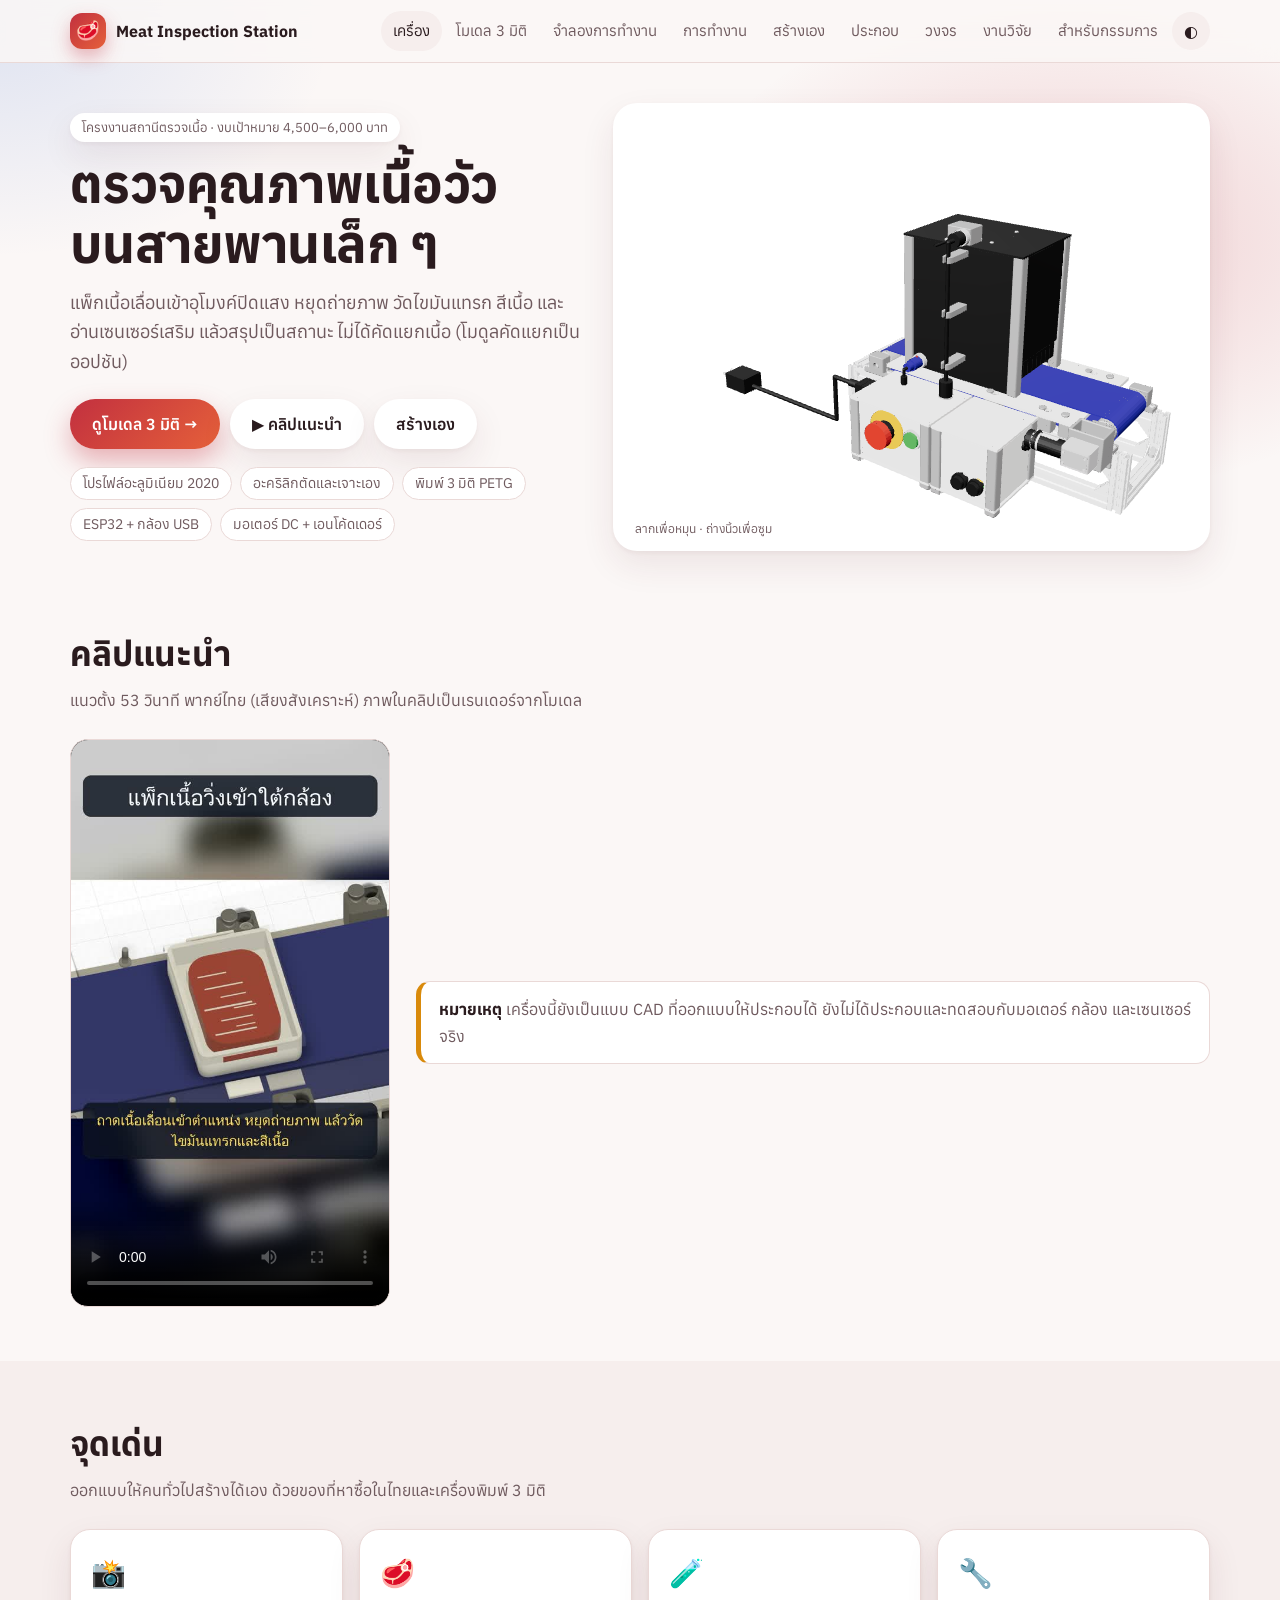
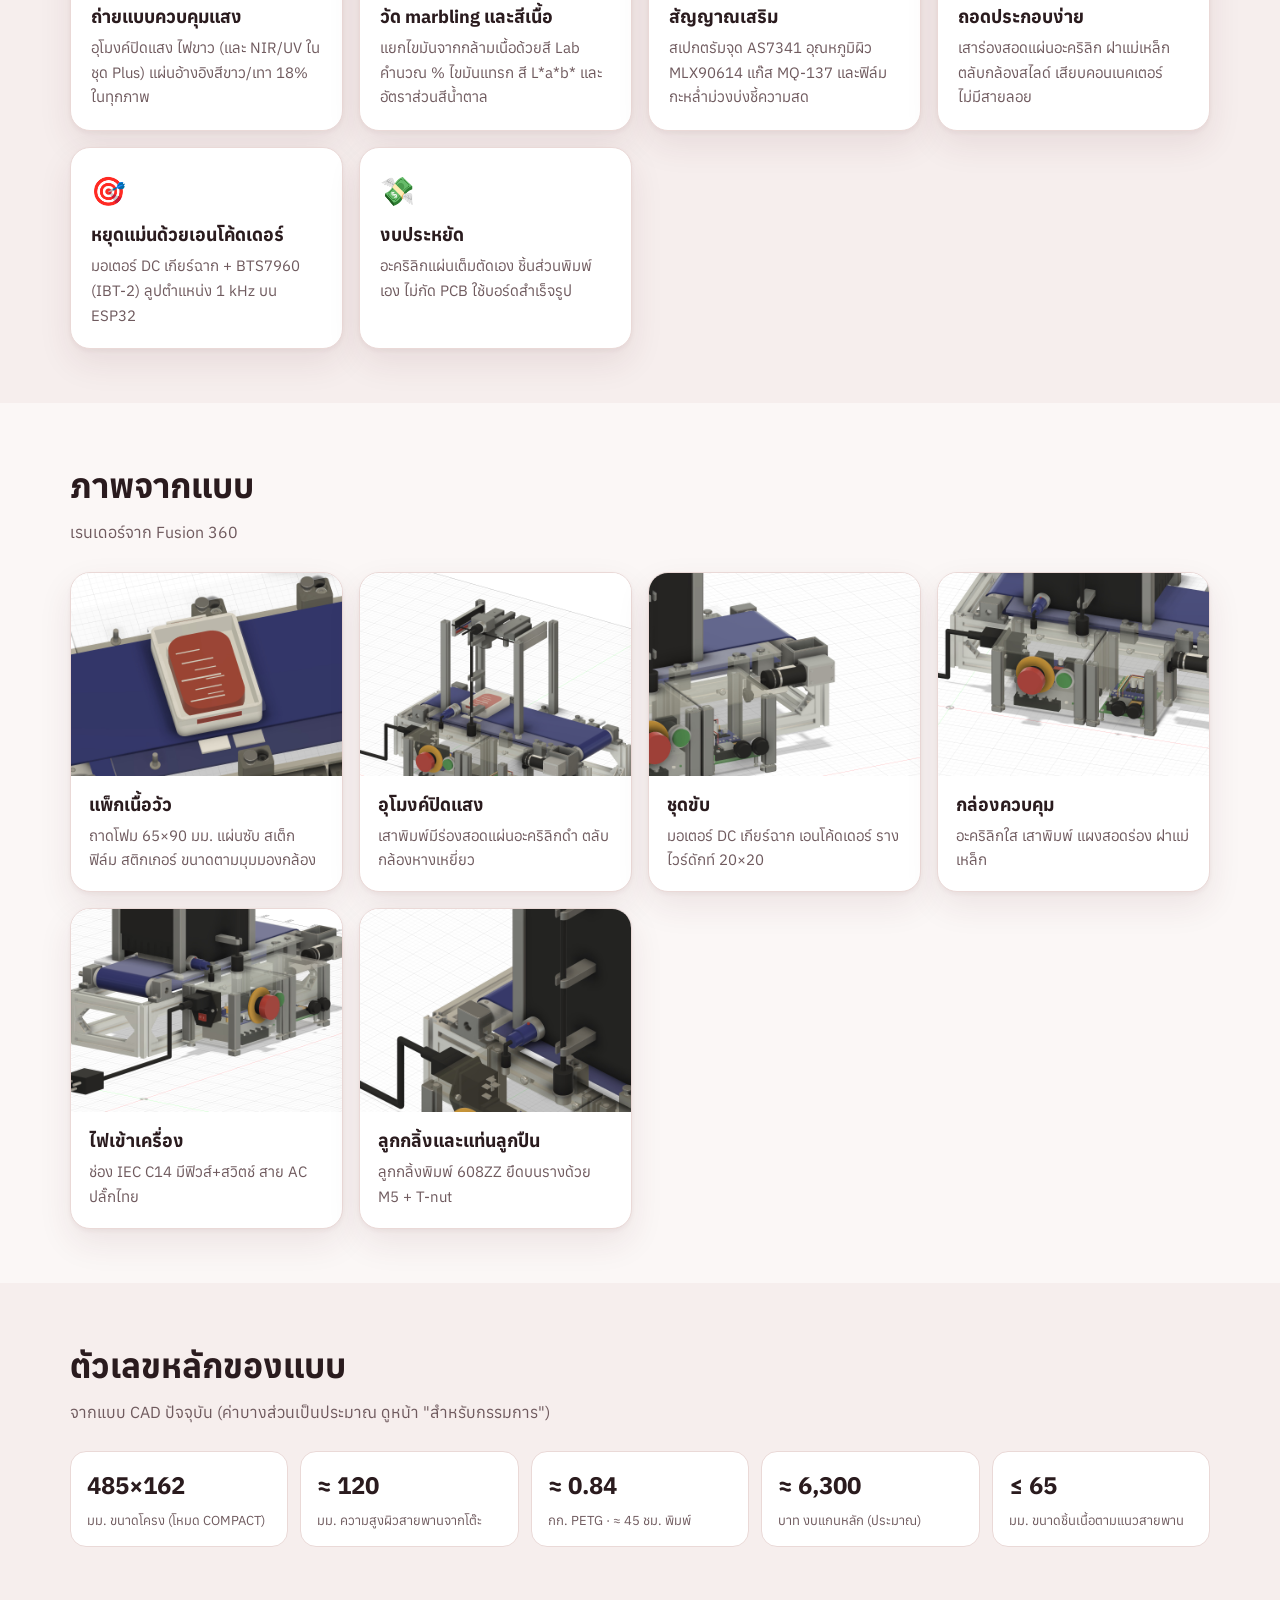
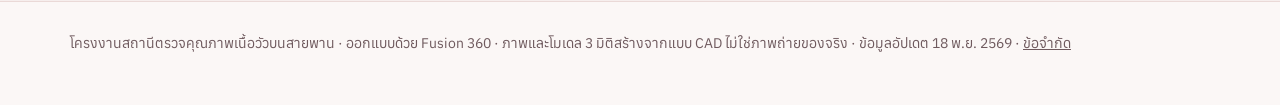
<file: index.html>
<!doctype html><html lang="th"><head><meta charset="utf-8"><meta name="viewport" content="width=device-width,initial-scale=1">
<title>สถานีตรวจคุณภาพเนื้อวัวบนสายพาน</title><meta name="description" content="แบบสถานีตรวจคุณภาพเนื้อวัวบนสายพานขนาดเล็ก พร้อมโมเดล 3 มิติ BOM และไฟล์พิมพ์"><meta name="theme-color" content="#c2303f">
<link rel="preconnect" href="https://fonts.googleapis.com"><link rel="preconnect" href="https://fonts.gstatic.com" crossorigin>
<link href="https://fonts.googleapis.com/css2?family=Anuphan:wght@400;500;600;700&display=swap" rel="stylesheet">
<link rel="stylesheet" href="site.css"><script src="site.js"></script><script type="importmap">{"imports":{"three":"./vendor/three.module.min.js"}}</script></head><body>
<nav><div class="wrap"><a class="brand" href="index.html"><span class="logo">🥩</span>Meat Inspection Station</a>
<div class="links" id="links"><a href="index.html">เครื่อง</a><a href="model.html">โมเดล 3 มิติ</a><a href="sim.html">จำลองการทำงาน</a><a href="how.html">การทำงาน</a><a href="build.html">สร้างเอง</a><a href="assembly.html">ประกอบ</a><a href="wiring.html">วงจร</a><a href="learn.html">งานวิจัย</a><a href="judges.html">สำหรับกรรมการ</a><button class="tbtn" id="tbtn" aria-label="สลับโหมดมืด">◐</button></div><button class="mbtn" id="mbtn" aria-label="เมนู">☰</button></div></nav>

<header class="hero"><div class="wrap"><div>
<span class="kick">โครงงานสถานีตรวจเนื้อ · งบเป้าหมาย 4,500–6,000 บาท</span>
<h1>ตรวจคุณภาพเนื้อวัว<br>บนสายพานเล็ก ๆ</h1>
<p class="lead">แพ็กเนื้อเลื่อนเข้าอุโมงค์ปิดแสง หยุดถ่ายภาพ วัดไขมันแทรก สีเนื้อ และอ่านเซนเซอร์เสริม แล้วสรุปเป็นสถานะ ไม่ได้คัดแยกเนื้อ (โมดูลคัดแยกเป็นออปชัน)</p>
<div class="row"><a class="btn go" href="model.html">ดูโมเดล 3 มิติ →</a><a class="btn ghost" href="#demo">▶ คลิปแนะนำ</a><a class="btn ghost" href="build.html">สร้างเอง</a></div>
<div class="chips"><span class="chip">โปรไฟล์อะลูมิเนียม 2020</span><span class="chip">อะคริลิกตัดและเจาะเอง</span><span class="chip">พิมพ์ 3 มิติ PETG</span><span class="chip">ESP32 + กล้อง USB</span><span class="chip">มอเตอร์ DC + เอนโค้ดเดอร์</span></div>
</div><div class="v3d" id="hero3d"><div class="ld" id="ld">กำลังโหลดโมเดล 3 มิติ…</div><span class="hint">ลากเพื่อหมุน · ถ่างนิ้วเพื่อซูม</span></div></div></header>

<section id="demo"><div class="wrap"><h2>คลิปแนะนำ</h2><p class="sub">แนวตั้ง 53 วินาที พากย์ไทย (เสียงสังเคราะห์) ภาพในคลิปเป็นเรนเดอร์จากโมเดล</p>
<div class="vid"><video controls playsinline preload="metadata" poster="img/poster.jpg"><source src="demo.mp4" type="video/mp4"></video>
<div class="note"><b>หมายเหตุ</b> เครื่องนี้ยังเป็นแบบ CAD ที่ออกแบบให้ประกอบได้ ยังไม่ได้ประกอบและทดสอบกับมอเตอร์ กล้อง และเซนเซอร์จริง</div></div></div></section>

<section class="alt"><div class="wrap"><h2>จุดเด่น</h2><p class="sub">ออกแบบให้คนทั่วไปสร้างได้เอง ด้วยของที่หาซื้อในไทยและเครื่องพิมพ์ 3 มิติ</p>
<div class="grid">
<div class="card feat"><div class="ic">📸</div><h3>ถ่ายแบบควบคุมแสง</h3><p>อุโมงค์ปิดแสง ไฟขาว (และ NIR/UV ในชุด Plus) แผ่นอ้างอิงสีขาว/เทา 18% ในทุกภาพ</p></div>
<div class="card feat"><div class="ic">🥩</div><h3>วัด marbling และสีเนื้อ</h3><p>แยกไขมันจากกล้ามเนื้อด้วยสี Lab คำนวณ % ไขมันแทรก สี L*a*b* และอัตราส่วนสีน้ำตาล</p></div>
<div class="card feat"><div class="ic">🧪</div><h3>สัญญาณเสริม</h3><p>สเปกตรัมจุด AS7341 อุณหภูมิผิว MLX90614 แก๊ส MQ-137 และฟิล์มกะหล่ำม่วงบ่งชี้ความสด</p></div>
<div class="card feat"><div class="ic">🔧</div><h3>ถอดประกอบง่าย</h3><p>เสาร่องสอดแผ่นอะคริลิก ฝาแม่เหล็ก ตลับกล้องสไลด์ เสียบคอนเนคเตอร์ ไม่มีสายลอย</p></div>
<div class="card feat"><div class="ic">🎯</div><h3>หยุดแม่นด้วยเอนโค้ดเดอร์</h3><p>มอเตอร์ DC เกียร์ฉาก + BTS7960 (IBT-2) ลูปตำแหน่ง 1 kHz บน ESP32</p></div>
<div class="card feat"><div class="ic">💸</div><h3>งบประหยัด</h3><p>อะคริลิกแผ่นเต็มตัดเอง ชิ้นส่วนพิมพ์เอง ไม่กัด PCB ใช้บอร์ดสำเร็จรูป</p></div></div></div></section>

<section><div class="wrap"><h2>ภาพจากแบบ</h2><p class="sub">เรนเดอร์จาก Fusion 360</p><div class="grid">
<div class="card"><img src="img/cu_meatpack.jpg" alt="" loading="lazy"><div class="b"><h3>แพ็กเนื้อวัว</h3><p>ถาดโฟม 65×90 มม. แผ่นซับ สเต็ก ฟิล์ม สติกเกอร์ ขนาดตามมุมมองกล้อง</p></div></div>
<div class="card"><img src="img/cu_tunnel_open.jpg" alt="" loading="lazy"><div class="b"><h3>อุโมงค์ปิดแสง</h3><p>เสาพิมพ์มีร่องสอดแผ่นอะคริลิกดำ ตลับกล้องหางเหยี่ยว</p></div></div>
<div class="card"><img src="img/cu_drive.jpg" alt="" loading="lazy"><div class="b"><h3>ชุดขับ</h3><p>มอเตอร์ DC เกียร์ฉาก เอนโค้ดเดอร์ รางไวร์ดักท์ 20×20</p></div></div>
<div class="card"><img src="img/cu_controller.jpg" alt="" loading="lazy"><div class="b"><h3>กล่องควบคุม</h3><p>อะคริลิกใส เสาพิมพ์ แผงสอดร่อง ฝาแม่เหล็ก</p></div></div>
<div class="card"><img src="img/cu_mains.jpg" alt="" loading="lazy"><div class="b"><h3>ไฟเข้าเครื่อง</h3><p>ช่อง IEC C14 มีฟิวส์+สวิตช์ สาย AC ปลั๊กไทย</p></div></div>
<div class="card"><img src="img/cu_blocks.jpg" alt="" loading="lazy"><div class="b"><h3>ลูกกลิ้งและแท่นลูกปืน</h3><p>ลูกกลิ้งพิมพ์ 608ZZ ยึดบนรางด้วย M5 + T-nut</p></div></div></div></div></section>

<section class="alt"><div class="wrap"><h2>ตัวเลขหลักของแบบ</h2><p class="sub">จากแบบ CAD ปัจจุบัน (ค่าบางส่วนเป็นประมาณ ดูหน้า "สำหรับกรรมการ")</p><div class="kpi">
<div><b>485×162</b><span>มม. ขนาดโครง (โหมด COMPACT)</span></div><div><b>≈ 120</b><span>มม. ความสูงผิวสายพานจากโต๊ะ</span></div><div><b>≈ 0.84</b><span>กก. PETG · ≈ 45 ชม. พิมพ์</span></div><div><b>≈ 6,300</b><span>บาท งบแกนหลัก (ประมาณ)</span></div><div><b>≤ 65</b><span>มม. ขนาดชิ้นเนื้อตามแนวสายพาน</span></div></div></div></section>

<footer><div class="wrap">โครงงานสถานีตรวจคุณภาพเนื้อวัวบนสายพาน · ออกแบบด้วย Fusion 360 · ภาพและโมเดล 3 มิติสร้างจากแบบ CAD ไม่ใช่ภาพถ่ายของจริง · ข้อมูลอัปเดต 18 พ.ย. 2569 · <a href="judges.html#limits" style="text-decoration:underline">ข้อจำกัด</a></div></footer><script type="module">import{mount}from"./viewer3d.js";mount(document.getElementById("hero3d"),{auto:true}).then(()=>document.getElementById("ld").remove()).catch(()=>{document.getElementById("ld").textContent="โหลดโมเดล 3 มิติไม่ได้ ลองรีเฟรช หรือดูภาพด้านล่าง"})</script></body></html>
</file>
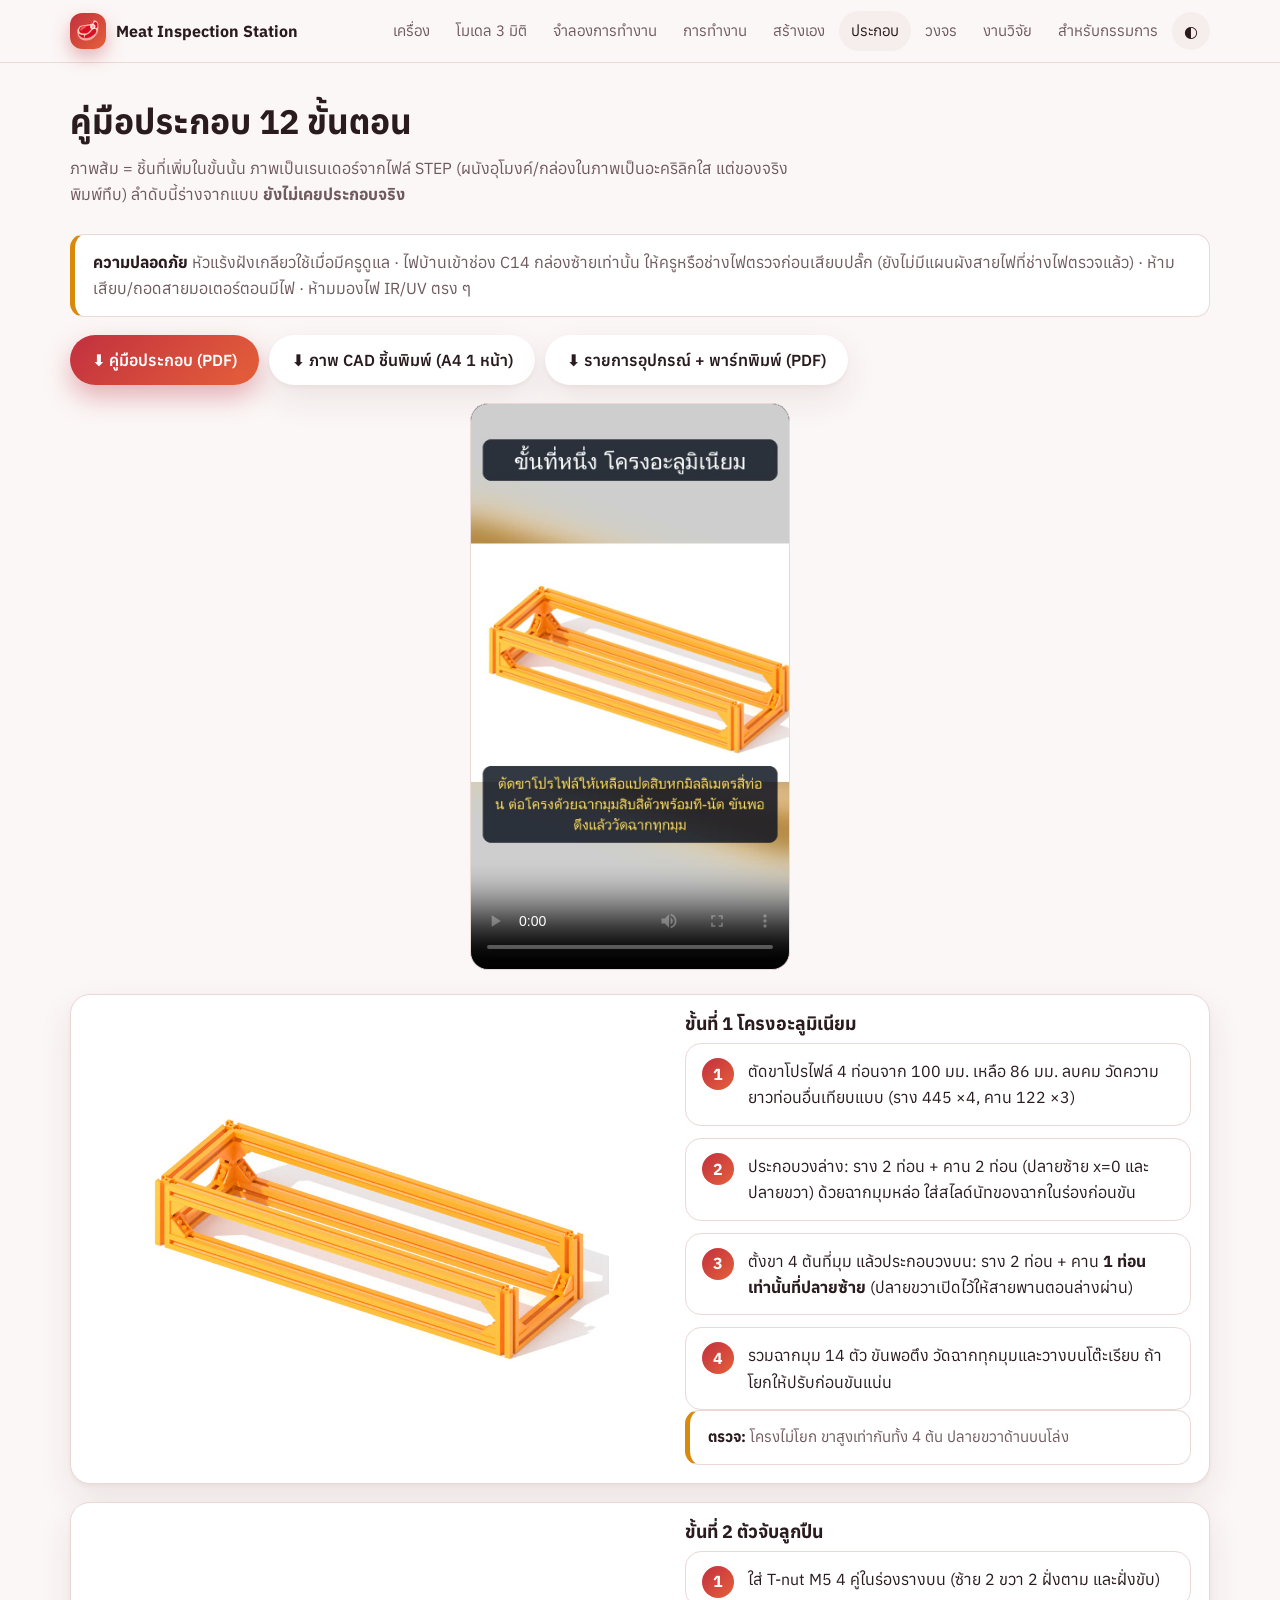
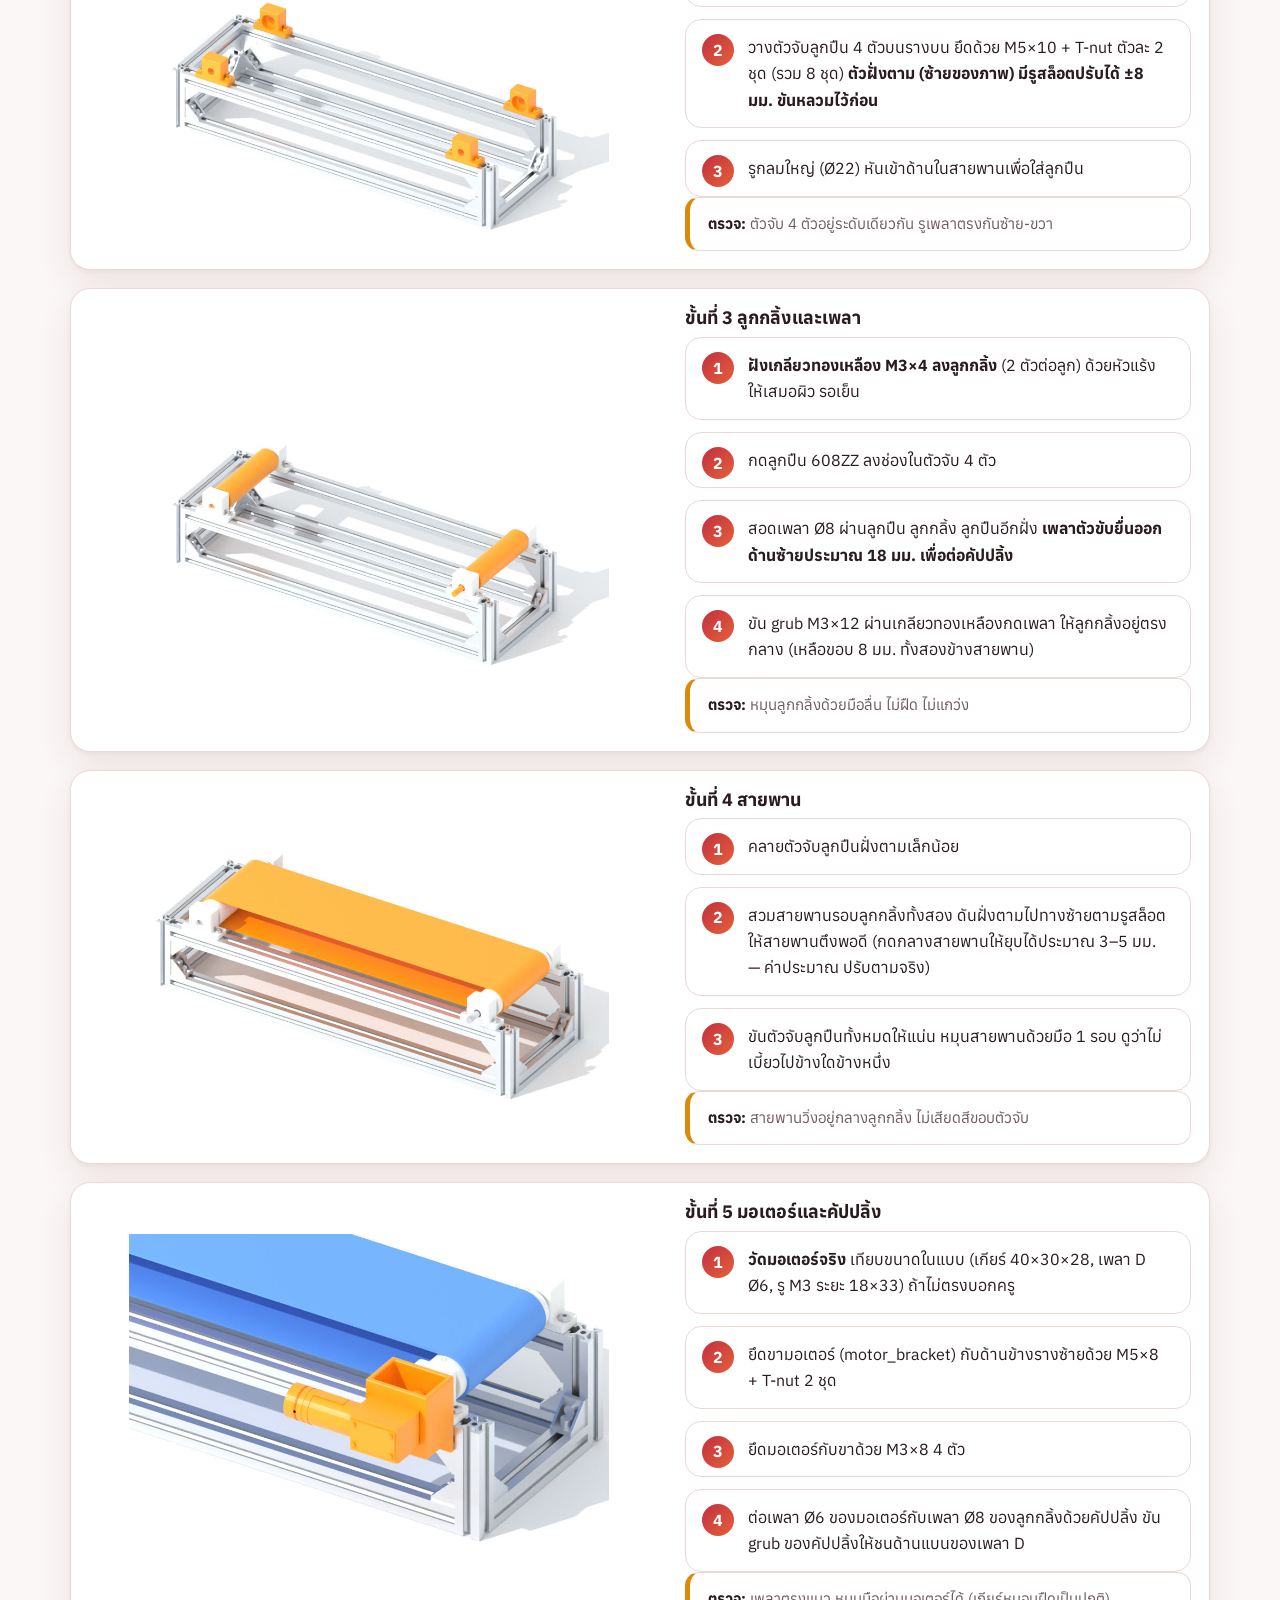
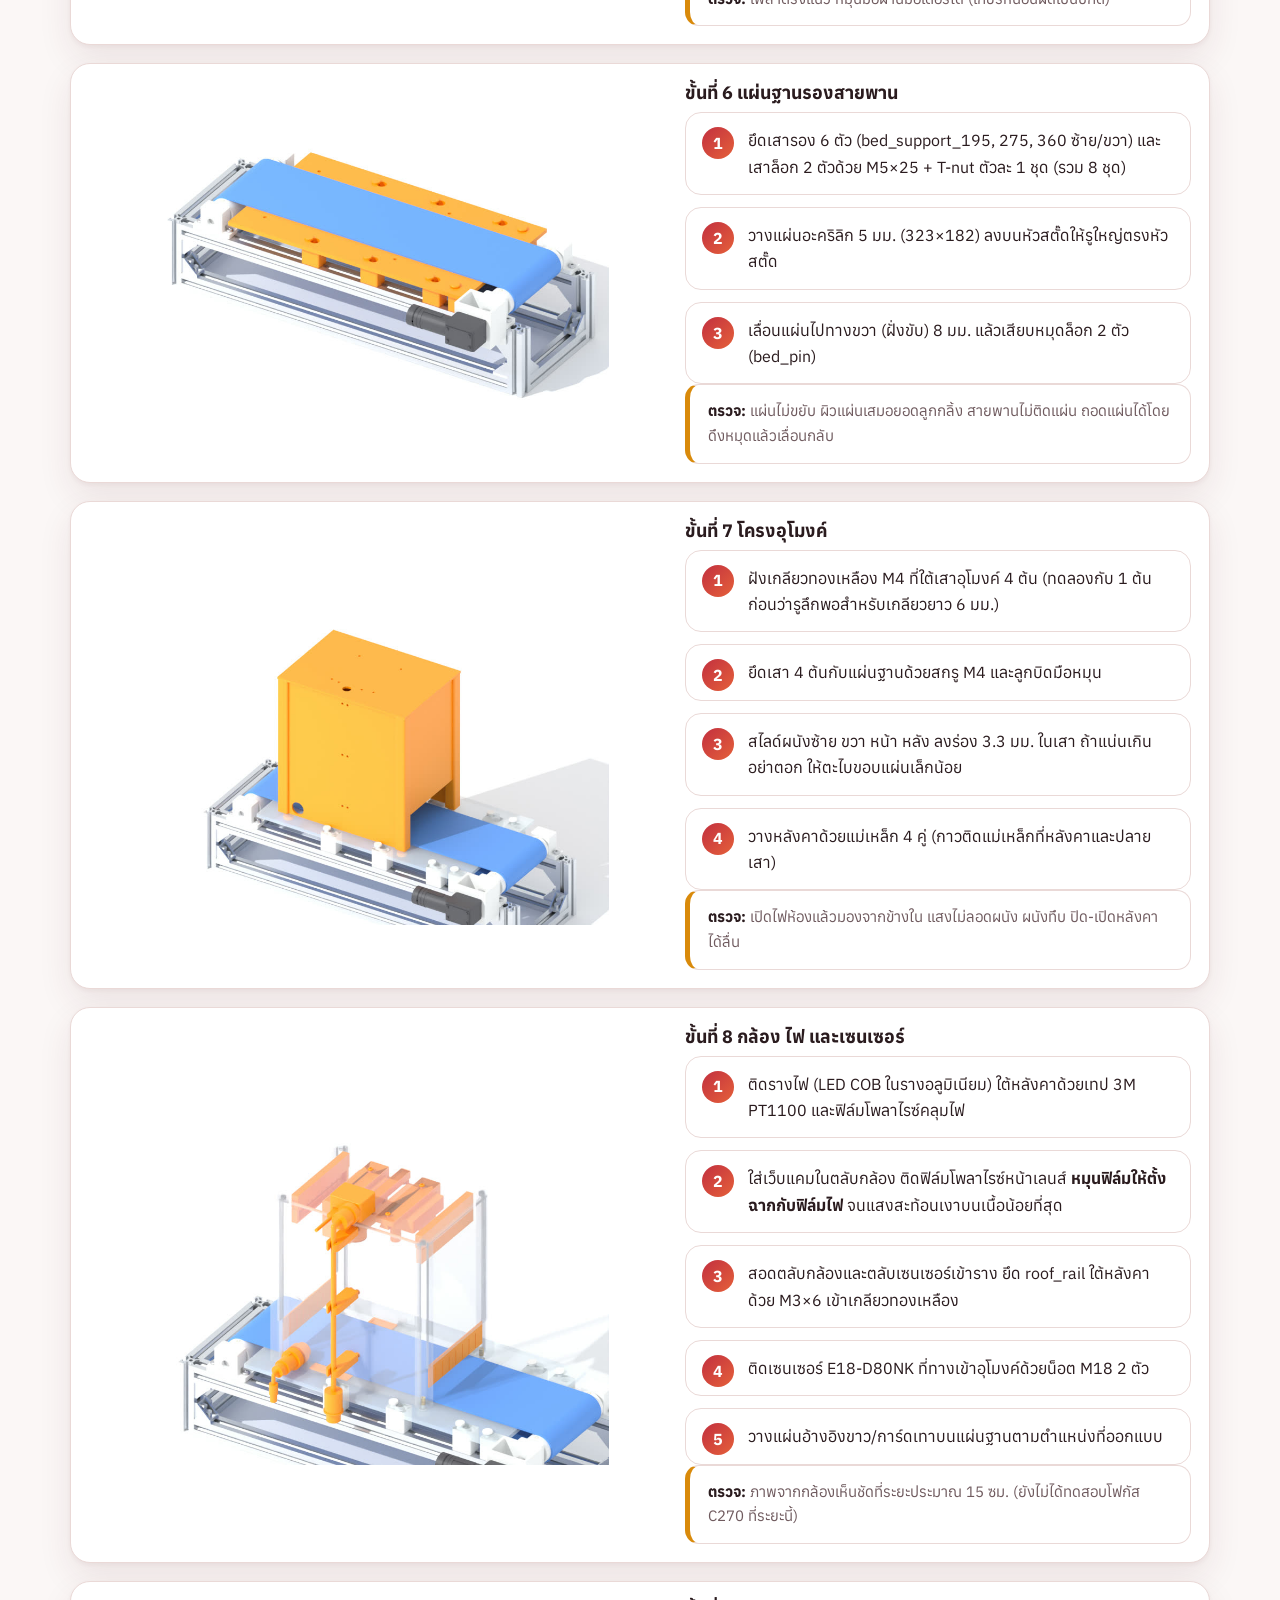
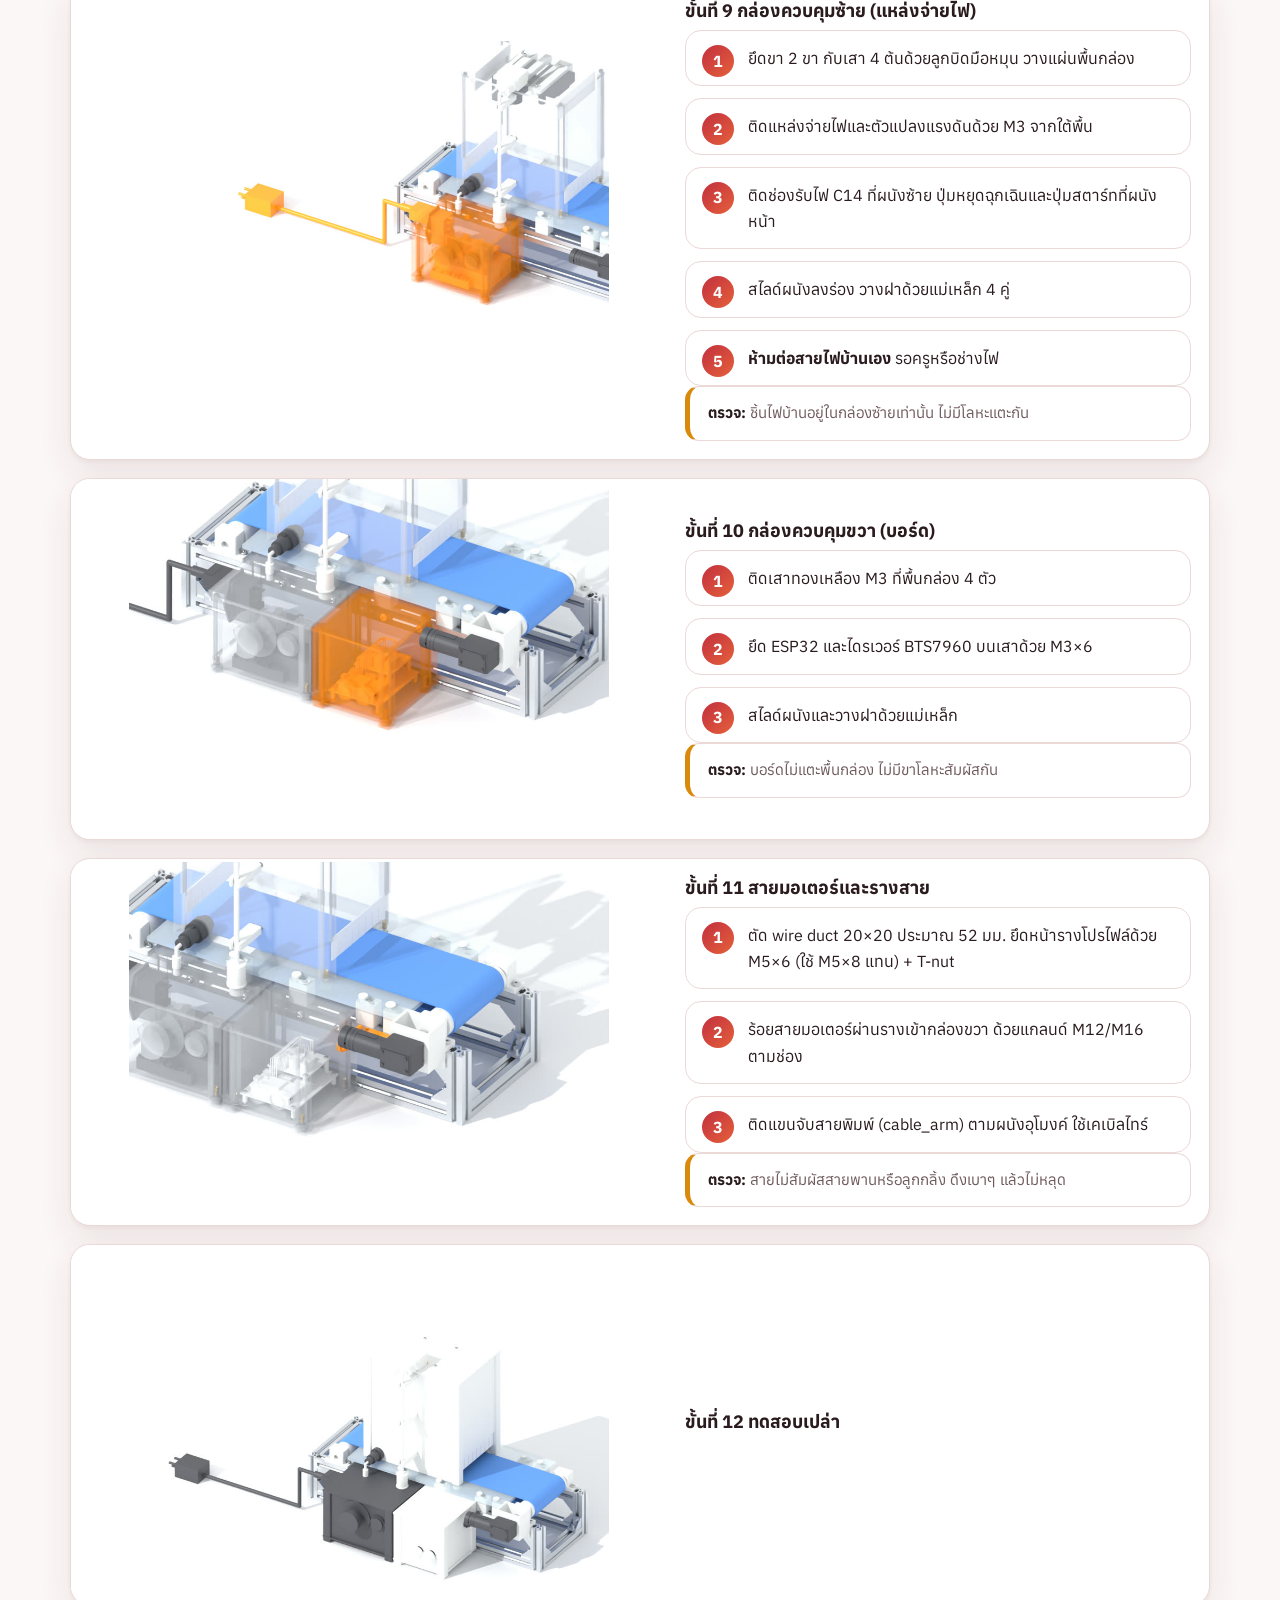
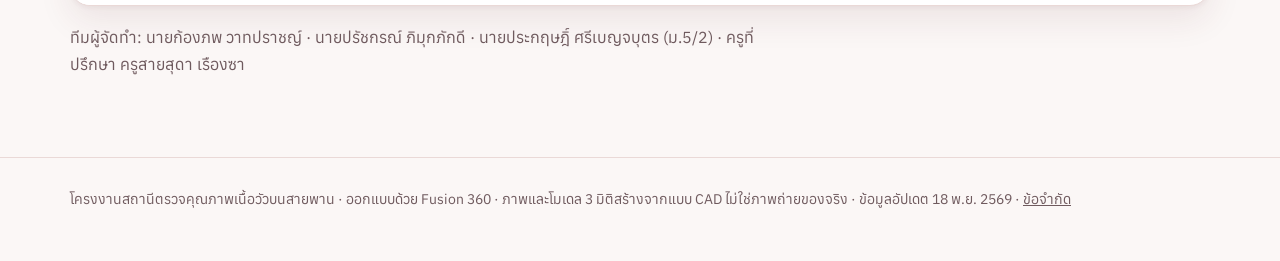
<file: assembly.html>
<!doctype html><html lang="th"><head><meta charset="utf-8"><meta name="viewport" content="width=device-width,initial-scale=1">
<title>คู่มือประกอบ — สถานีตรวจเนื้อ</title><meta name="description" content="คู่มือประกอบสถานีตรวจคุณภาพเนื้อ 12 ขั้นตอน พร้อมภาพและคลิป"><meta name="theme-color" content="#c2303f">
<link rel="preconnect" href="https://fonts.googleapis.com"><link rel="preconnect" href="https://fonts.gstatic.com" crossorigin>
<link href="https://fonts.googleapis.com/css2?family=Anuphan:wght@400;500;600;700&display=swap" rel="stylesheet">
<link rel="stylesheet" href="site.css"><script src="site.js"></script></head><body>
<nav><div class="wrap"><a class="brand" href="index.html"><span class="logo">🥩</span>Meat Inspection Station</a>
<div class="links" id="links"><a href="index.html">เครื่อง</a><a href="model.html">โมเดล 3 มิติ</a><a href="sim.html">จำลองการทำงาน</a><a href="how.html">การทำงาน</a><a href="build.html">สร้างเอง</a><a href="assembly.html">ประกอบ</a><a href="wiring.html">วงจร</a><a href="learn.html">งานวิจัย</a><a href="judges.html">สำหรับกรรมการ</a><button class="tbtn" id="tbtn" aria-label="สลับโหมดมืด">◐</button></div><button class="mbtn" id="mbtn" aria-label="เมนู">☰</button></div></nav>

<style>.acard{display:grid;grid-template-columns:1.1fr 1fr;align-items:center}.acard img{width:100%;height:100%;max-height:360px;object-fit:contain;background:#fff}@media(max-width:760px){.acard{grid-template-columns:1fr}}</style>
<section style="padding-top:30px"><div class="wrap"><h2>คู่มือประกอบ 12 ขั้นตอน</h2>
<p class="sub">ภาพส้ม = ชิ้นที่เพิ่มในขั้นนั้น ภาพเป็นเรนเดอร์จากไฟล์ STEP (ผนังอุโมงค์/กล่องในภาพเป็นอะคริลิกใส แต่ของจริงพิมพ์ทึบ) ลำดับนี้ร่างจากแบบ <b>ยังไม่เคยประกอบจริง</b></p>
<div class="note" style="margin-bottom:18px"><b>ความปลอดภัย</b> หัวแร้งฝังเกลียวใช้เมื่อมีครูดูแล · ไฟบ้านเข้าช่อง C14 กล่องซ้ายเท่านั้น ให้ครูหรือช่างไฟตรวจก่อนเสียบปลั๊ก (ยังไม่มีแผนผังสายไฟที่ช่างไฟตรวจแล้ว) · ห้ามเสียบ/ถอดสายมอเตอร์ตอนมีไฟ · ห้ามมองไฟ IR/UV ตรง ๆ</div>
<div class="row" style="margin-bottom:18px"><a class="btn go" href="downloads/assembly_guide.pdf">⬇ คู่มือประกอบ (PDF)</a><a class="btn ghost" href="downloads/cad_parts_sheet.pdf">⬇ ภาพ CAD ชิ้นพิมพ์ (A4 1 หน้า)</a><a class="btn ghost" href="downloads/lists_buy_and_print.pdf">⬇ รายการอุปกรณ์ + พาร์ทพิมพ์ (PDF)</a></div>
<div class="vid" style="margin:0 auto 24px;max-width:340px"><video controls playsinline preload="metadata" poster="img/assembly/poster.jpg"><source src="assembly_clip.mp4" type="video/mp4"></video></div>
<div class="card acard" style="margin:0 0 18px"><img src="img/assembly/s01.jpg" alt="ขั้นที่ 1" loading="lazy"><div class="b"><h3>ขั้นที่ 1 โครงอะลูมิเนียม</h3><ol class="steps"><li>ตัดขาโปรไฟล์ 4 ท่อนจาก 100 มม. เหลือ 86 มม. ลบคม วัดความยาวท่อนอื่นเทียบแบบ (ราง 445 ×4, คาน 122 ×3)</li><li>ประกอบวงล่าง: ราง 2 ท่อน + คาน 2 ท่อน (ปลายซ้าย x=0 และปลายขวา) ด้วยฉากมุมหล่อ ใส่สไลด์นัทของฉากในร่องก่อนขัน</li><li>ตั้งขา 4 ต้นที่มุม แล้วประกอบวงบน: ราง 2 ท่อน + คาน <b>1 ท่อนเท่านั้นที่ปลายซ้าย</b> (ปลายขวาเปิดไว้ให้สายพานตอนล่างผ่าน)</li><li>รวมฉากมุม 14 ตัว ขันพอตึง วัดฉากทุกมุมและวางบนโต๊ะเรียบ ถ้าโยกให้ปรับก่อนขันแน่น</li></ol><p class="note"><b>ตรวจ:</b> โครงไม่โยก ขาสูงเท่ากันทั้ง 4 ต้น ปลายขวาด้านบนโล่ง</p></div></div><div class="card acard" style="margin:0 0 18px"><img src="img/assembly/s02.jpg" alt="ขั้นที่ 2" loading="lazy"><div class="b"><h3>ขั้นที่ 2 ตัวจับลูกปืน</h3><ol class="steps"><li>ใส่ T-nut M5 4 คู่ในร่องรางบน (ซ้าย 2 ขวา 2 ฝั่งตาม และฝั่งขับ)</li><li>วางตัวจับลูกปืน 4 ตัวบนรางบน ยึดด้วย M5×10 + T-nut ตัวละ 2 ชุด (รวม 8 ชุด) <b>ตัวฝั่งตาม (ซ้ายของภาพ) มีรูสล็อตปรับได้ ±8 มม. ขันหลวมไว้ก่อน</b></li><li>รูกลมใหญ่ (Ø22) หันเข้าด้านในสายพานเพื่อใส่ลูกปืน</li></ol><p class="note"><b>ตรวจ:</b> ตัวจับ 4 ตัวอยู่ระดับเดียวกัน รูเพลาตรงกันซ้าย-ขวา</p></div></div><div class="card acard" style="margin:0 0 18px"><img src="img/assembly/s03.jpg" alt="ขั้นที่ 3" loading="lazy"><div class="b"><h3>ขั้นที่ 3 ลูกกลิ้งและเพลา</h3><ol class="steps"><li><b>ฝังเกลียวทองเหลือง M3×4 ลงลูกกลิ้ง</b> (2 ตัวต่อลูก) ด้วยหัวแร้ง ให้เสมอผิว รอเย็น</li><li>กดลูกปืน 608ZZ ลงช่องในตัวจับ 4 ตัว</li><li>สอดเพลา Ø8 ผ่านลูกปืน ลูกกลิ้ง ลูกปืนอีกฝั่ง <b>เพลาตัวขับยื่นออกด้านซ้ายประมาณ 18 มม. เพื่อต่อคัปปลิ้ง</b></li><li>ขัน grub M3×12 ผ่านเกลียวทองเหลืองกดเพลา ให้ลูกกลิ้งอยู่ตรงกลาง (เหลือขอบ 8 มม. ทั้งสองข้างสายพาน)</li></ol><p class="note"><b>ตรวจ:</b> หมุนลูกกลิ้งด้วยมือลื่น ไม่ฝืด ไม่แกว่ง</p></div></div><div class="card acard" style="margin:0 0 18px"><img src="img/assembly/s04.jpg" alt="ขั้นที่ 4" loading="lazy"><div class="b"><h3>ขั้นที่ 4 สายพาน</h3><ol class="steps"><li>คลายตัวจับลูกปืนฝั่งตามเล็กน้อย</li><li>สวมสายพานรอบลูกกลิ้งทั้งสอง ดันฝั่งตามไปทางซ้ายตามรูสล็อตให้สายพานตึงพอดี (กดกลางสายพานให้ยุบได้ประมาณ 3–5 มม. — ค่าประมาณ ปรับตามจริง)</li><li>ขันตัวจับลูกปืนทั้งหมดให้แน่น หมุนสายพานด้วยมือ 1 รอบ ดูว่าไม่เบี้ยวไปข้างใดข้างหนึ่ง</li></ol><p class="note"><b>ตรวจ:</b> สายพานวิ่งอยู่กลางลูกกลิ้ง ไม่เสียดสีขอบตัวจับ</p></div></div><div class="card acard" style="margin:0 0 18px"><img src="img/assembly/s05.jpg" alt="ขั้นที่ 5" loading="lazy"><div class="b"><h3>ขั้นที่ 5 มอเตอร์และคัปปลิ้ง</h3><ol class="steps"><li><b>วัดมอเตอร์จริง</b> เทียบขนาดในแบบ (เกียร์ 40×30×28, เพลา D Ø6, รู M3 ระยะ 18×33) ถ้าไม่ตรงบอกครู</li><li>ยึดขามอเตอร์ (motor_bracket) กับด้านข้างรางซ้ายด้วย M5×8 + T-nut 2 ชุด</li><li>ยึดมอเตอร์กับขาด้วย M3×8 4 ตัว</li><li>ต่อเพลา Ø6 ของมอเตอร์กับเพลา Ø8 ของลูกกลิ้งด้วยคัปปลิ้ง ขัน grub ของคัปปลิ้งให้ชนด้านแบนของเพลา D</li></ol><p class="note"><b>ตรวจ:</b> เพลาตรงแนว หมุนมือผ่านมอเตอร์ได้ (เกียร์หนอนฝืดเป็นปกติ)</p></div></div><div class="card acard" style="margin:0 0 18px"><img src="img/assembly/s06.jpg" alt="ขั้นที่ 6" loading="lazy"><div class="b"><h3>ขั้นที่ 6 แผ่นฐานรองสายพาน</h3><ol class="steps"><li>ยึดเสารอง 6 ตัว (bed_support_195, 275, 360 ซ้าย/ขวา) และเสาล็อก 2 ตัวด้วย M5×25 + T-nut ตัวละ 1 ชุด (รวม 8 ชุด)</li><li>วางแผ่นอะคริลิก 5 มม. (323×182) ลงบนหัวสตั๊ดให้รูใหญ่ตรงหัวสตั๊ด</li><li>เลื่อนแผ่นไปทางขวา (ฝั่งขับ) 8 มม. แล้วเสียบหมุดล็อก 2 ตัว (bed_pin)</li></ol><p class="note"><b>ตรวจ:</b> แผ่นไม่ขยับ ผิวแผ่นเสมอยอดลูกกลิ้ง สายพานไม่ติดแผ่น ถอดแผ่นได้โดยดึงหมุดแล้วเลื่อนกลับ</p></div></div><div class="card acard" style="margin:0 0 18px"><img src="img/assembly/s07.jpg" alt="ขั้นที่ 7" loading="lazy"><div class="b"><h3>ขั้นที่ 7 โครงอุโมงค์</h3><ol class="steps"><li>ฝังเกลียวทองเหลือง M4 ที่ใต้เสาอุโมงค์ 4 ต้น (ทดลองกับ 1 ต้นก่อนว่ารูลึกพอสำหรับเกลียวยาว 6 มม.)</li><li>ยึดเสา 4 ต้นกับแผ่นฐานด้วยสกรู M4 และลูกบิดมือหมุน</li><li>สไลด์ผนังซ้าย ขวา หน้า หลัง ลงร่อง 3.3 มม. ในเสา ถ้าแน่นเกินอย่าตอก ให้ตะไบขอบแผ่นเล็กน้อย</li><li>วางหลังคาด้วยแม่เหล็ก 4 คู่ (กาวติดแม่เหล็กที่หลังคาและปลายเสา)</li></ol><p class="note"><b>ตรวจ:</b> เปิดไฟห้องแล้วมองจากข้างใน แสงไม่ลอดผนัง ผนังทึบ ปิด-เปิดหลังคาได้ลื่น</p></div></div><div class="card acard" style="margin:0 0 18px"><img src="img/assembly/s08.jpg" alt="ขั้นที่ 8" loading="lazy"><div class="b"><h3>ขั้นที่ 8 กล้อง ไฟ และเซนเซอร์</h3><ol class="steps"><li>ติดรางไฟ (LED COB ในรางอลูมิเนียม) ใต้หลังคาด้วยเทป 3M PT1100 และฟิล์มโพลาไรซ์คลุมไฟ</li><li>ใส่เว็บแคมในตลับกล้อง ติดฟิล์มโพลาไรซ์หน้าเลนส์ <b>หมุนฟิล์มให้ตั้งฉากกับฟิล์มไฟ</b> จนแสงสะท้อนเงาบนเนื้อน้อยที่สุด</li><li>สอดตลับกล้องและตลับเซนเซอร์เข้าราง ยึด roof_rail ใต้หลังคาด้วย M3×6 เข้าเกลียวทองเหลือง</li><li>ติดเซนเซอร์ E18-D80NK ที่ทางเข้าอุโมงค์ด้วยน็อต M18 2 ตัว</li><li>วางแผ่นอ้างอิงขาว/การ์ดเทาบนแผ่นฐานตามตำแหน่งที่ออกแบบ</li></ol><p class="note"><b>ตรวจ:</b> ภาพจากกล้องเห็นชัดที่ระยะประมาณ 15 ซม. (ยังไม่ได้ทดสอบโฟกัส C270 ที่ระยะนี้)</p></div></div><div class="card acard" style="margin:0 0 18px"><img src="img/assembly/s09.jpg" alt="ขั้นที่ 9" loading="lazy"><div class="b"><h3>ขั้นที่ 9 กล่องควบคุมซ้าย (แหล่งจ่ายไฟ)</h3><ol class="steps"><li>ยึดขา 2 ขา กับเสา 4 ต้นด้วยลูกบิดมือหมุน วางแผ่นพื้นกล่อง</li><li>ติดแหล่งจ่ายไฟและตัวแปลงแรงดันด้วย M3 จากใต้พื้น</li><li>ติดช่องรับไฟ C14 ที่ผนังซ้าย ปุ่มหยุดฉุกเฉินและปุ่มสตาร์ทที่ผนังหน้า</li><li>สไลด์ผนังลงร่อง วางฝาด้วยแม่เหล็ก 4 คู่</li><li><b>ห้ามต่อสายไฟบ้านเอง</b> รอครูหรือช่างไฟ</li></ol><p class="note"><b>ตรวจ:</b> ชิ้นไฟบ้านอยู่ในกล่องซ้ายเท่านั้น ไม่มีโลหะแตะกัน</p></div></div><div class="card acard" style="margin:0 0 18px"><img src="img/assembly/s10.jpg" alt="ขั้นที่ 10" loading="lazy"><div class="b"><h3>ขั้นที่ 10 กล่องควบคุมขวา (บอร์ด)</h3><ol class="steps"><li>ติดเสาทองเหลือง M3 ที่พื้นกล่อง 4 ตัว</li><li>ยึด ESP32 และไดรเวอร์ BTS7960 บนเสาด้วย M3×6</li><li>สไลด์ผนังและวางฝาด้วยแม่เหล็ก</li></ol><p class="note"><b>ตรวจ:</b> บอร์ดไม่แตะพื้นกล่อง ไม่มีขาโลหะสัมผัสกัน</p></div></div><div class="card acard" style="margin:0 0 18px"><img src="img/assembly/s11.jpg" alt="ขั้นที่ 11" loading="lazy"><div class="b"><h3>ขั้นที่ 11 สายมอเตอร์และรางสาย</h3><ol class="steps"><li>ตัด wire duct 20×20 ประมาณ 52 มม. ยึดหน้ารางโปรไฟล์ด้วย M5×6 (ใช้ M5×8 แทน) + T-nut</li><li>ร้อยสายมอเตอร์ผ่านรางเข้ากล่องขวา ด้วยแกลนด์ M12/M16 ตามช่อง</li><li>ติดแขนจับสายพิมพ์ (cable_arm) ตามผนังอุโมงค์ ใช้เคเบิลไทร์</li></ol><p class="note"><b>ตรวจ:</b> สายไม่สัมผัสสายพานหรือลูกกลิ้ง ดึงเบาๆ แล้วไม่หลุด</p></div></div><div class="card acard" style="margin:0 0 18px"><img src="img/assembly/s12.jpg" alt="ขั้นที่ 12" loading="lazy"><div class="b"><h3>ขั้นที่ 12 ทดสอบเปล่า</h3><ol class="steps"></ol></div></div>
<p class="sub">ทีมผู้จัดทำ: นายก้องภพ วาทปราชญ์ · นายปรัชกรณ์ ภิมุกภักดี · นายประกฤษฎิ์ ศรีเบญจบุตร (ม.5/2) · ครูที่ปรึกษา ครูสายสุดา เรืองซา</p></div></section>
<footer><div class="wrap">โครงงานสถานีตรวจคุณภาพเนื้อวัวบนสายพาน · ออกแบบด้วย Fusion 360 · ภาพและโมเดล 3 มิติสร้างจากแบบ CAD ไม่ใช่ภาพถ่ายของจริง · ข้อมูลอัปเดต 18 พ.ย. 2569 · <a href="judges.html#limits" style="text-decoration:underline">ข้อจำกัด</a></div></footer></body></html>
</file>
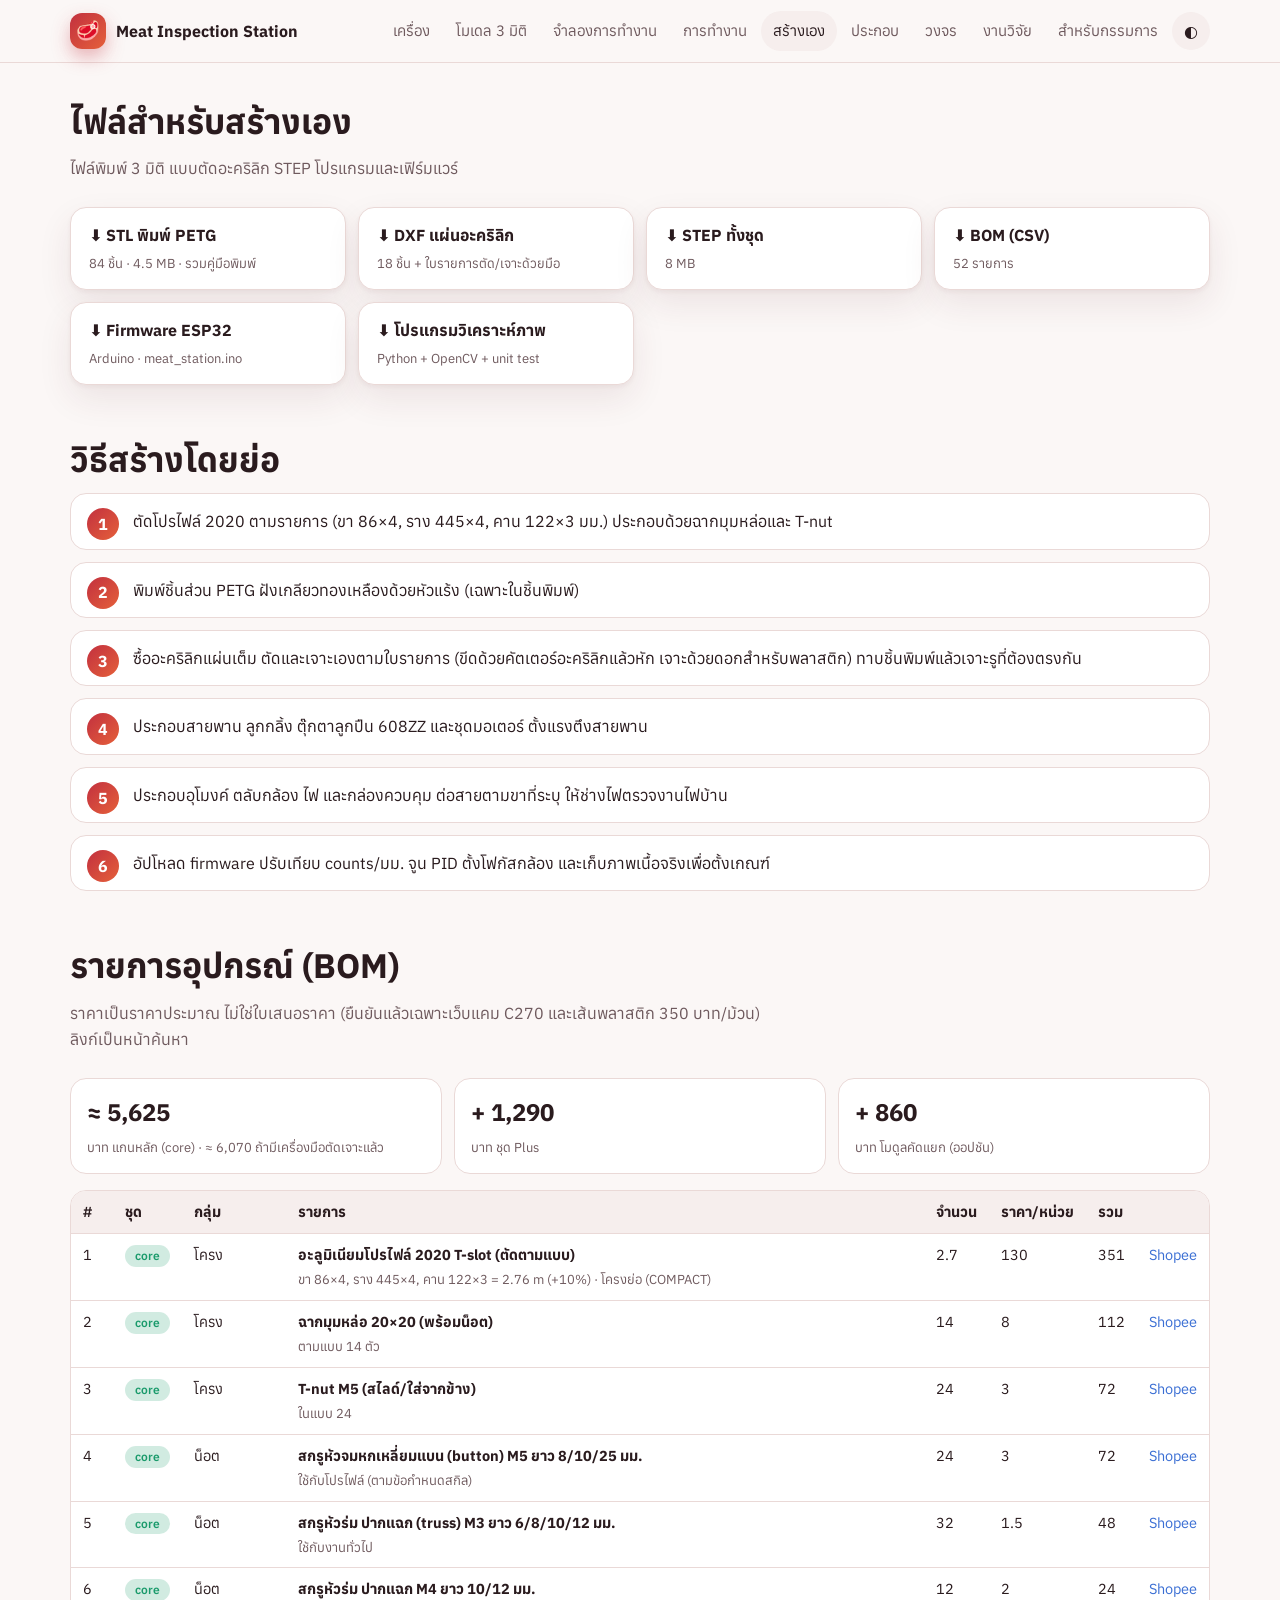
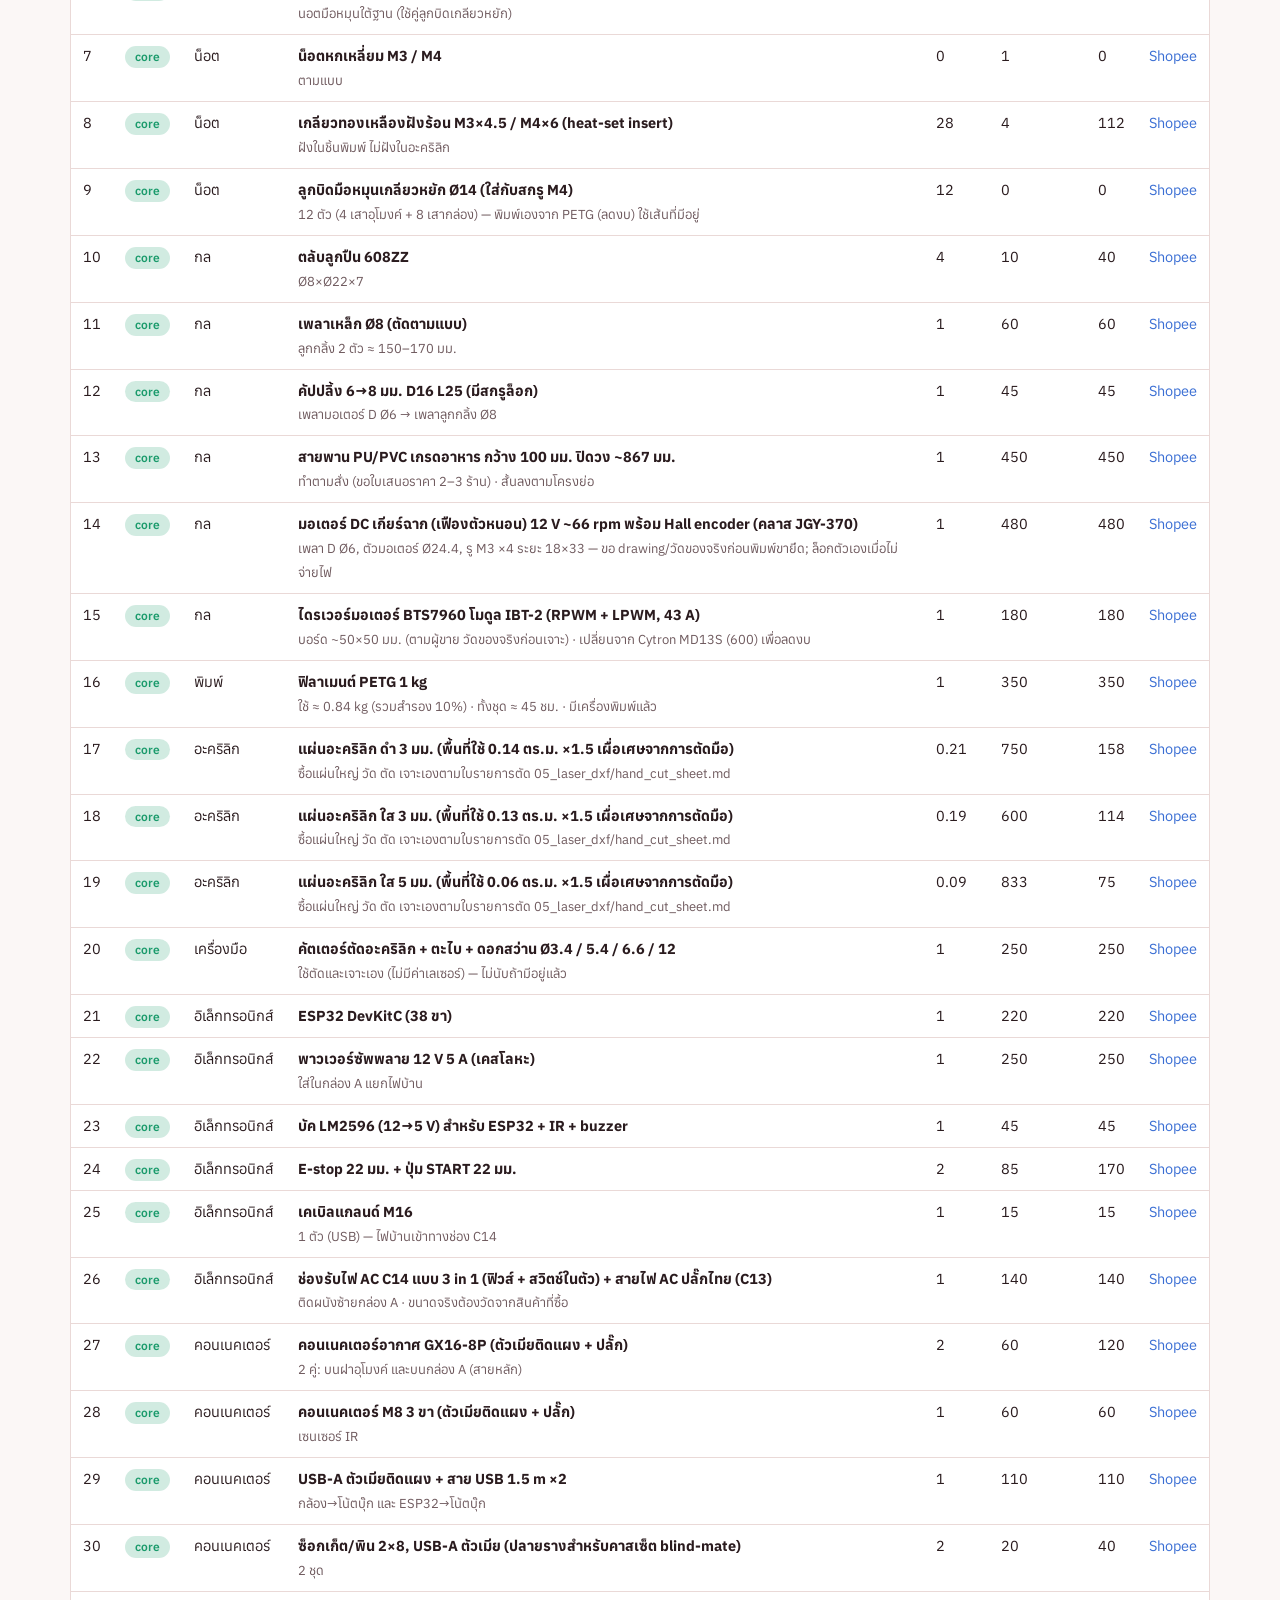
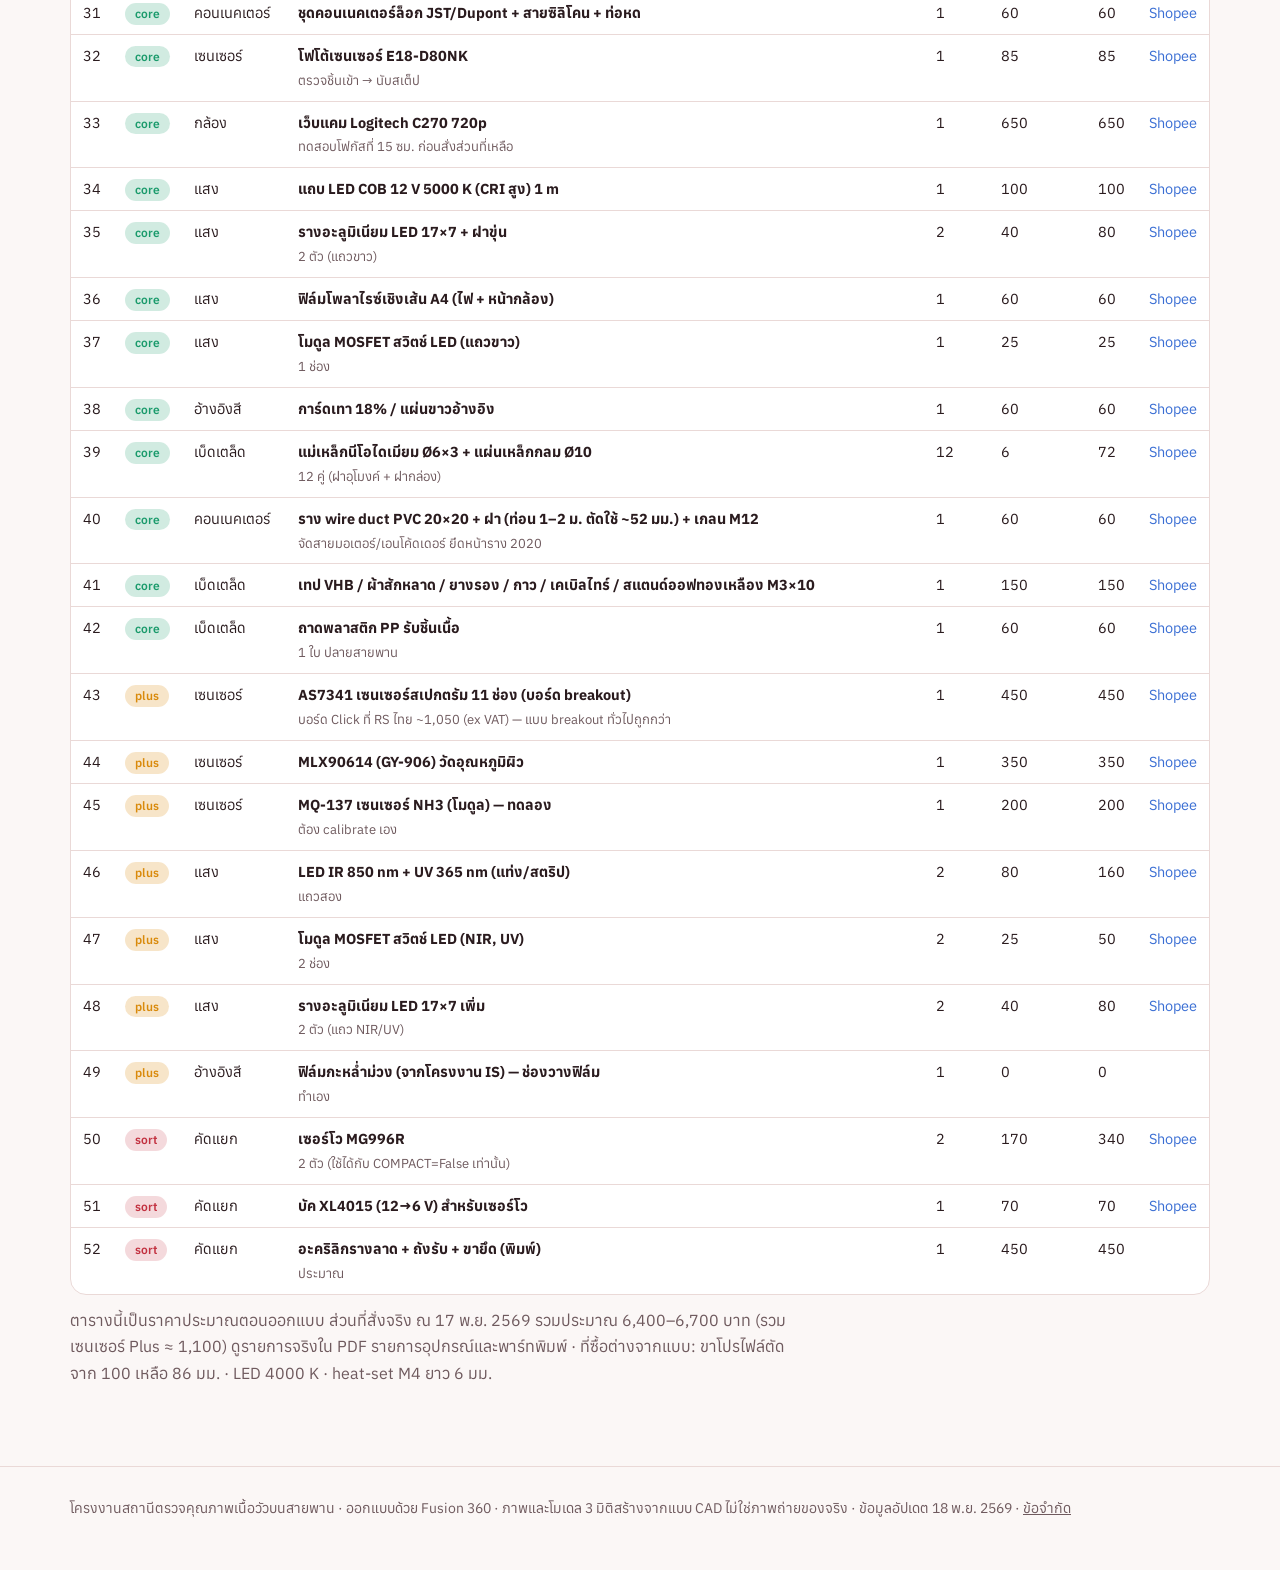
<file: build.html>
<!doctype html><html lang="th"><head><meta charset="utf-8"><meta name="viewport" content="width=device-width,initial-scale=1">
<title>สร้างเอง — BOM และไฟล์</title><meta name="description" content="BOM ไฟล์พิมพ์ DXF และวิธีสร้างสถานีตรวจเนื้อ"><meta name="theme-color" content="#c2303f">
<link rel="preconnect" href="https://fonts.googleapis.com"><link rel="preconnect" href="https://fonts.gstatic.com" crossorigin>
<link href="https://fonts.googleapis.com/css2?family=Anuphan:wght@400;500;600;700&display=swap" rel="stylesheet">
<link rel="stylesheet" href="site.css"><script src="site.js"></script></head><body>
<nav><div class="wrap"><a class="brand" href="index.html"><span class="logo">🥩</span>Meat Inspection Station</a>
<div class="links" id="links"><a href="index.html">เครื่อง</a><a href="model.html">โมเดล 3 มิติ</a><a href="sim.html">จำลองการทำงาน</a><a href="how.html">การทำงาน</a><a href="build.html">สร้างเอง</a><a href="assembly.html">ประกอบ</a><a href="wiring.html">วงจร</a><a href="learn.html">งานวิจัย</a><a href="judges.html">สำหรับกรรมการ</a><button class="tbtn" id="tbtn" aria-label="สลับโหมดมืด">◐</button></div><button class="mbtn" id="mbtn" aria-label="เมนู">☰</button></div></nav>

<section style="padding-top:30px"><div class="wrap"><h2>ไฟล์สำหรับสร้างเอง</h2><p class="sub">ไฟล์พิมพ์ 3 มิติ แบบตัดอะคริลิก STEP โปรแกรมและเฟิร์มแวร์</p>
<div class="dl"><a href="downloads/print_stl_petg.zip"><b>⬇ STL พิมพ์ PETG</b><span>84 ชิ้น · 4.5 MB · รวมคู่มือพิมพ์</span></a>
<a href="downloads/acrylic_dxf.zip"><b>⬇ DXF แผ่นอะคริลิก</b><span>18 ชิ้น + ใบรายการตัด/เจาะด้วยมือ</span></a>
<a href="downloads/assembly.step"><b>⬇ STEP ทั้งชุด</b><span>8 MB</span></a>
<a href="downloads/bom.csv"><b>⬇ BOM (CSV)</b><span>52 รายการ</span></a>
<a href="downloads/meat_station.ino"><b>⬇ Firmware ESP32</b><span>Arduino · meat_station.ino</span></a>
<a href="downloads/host_python.zip"><b>⬇ โปรแกรมวิเคราะห์ภาพ</b><span>Python + OpenCV + unit test</span></a></div>
<h2 style="margin-top:46px">วิธีสร้างโดยย่อ</h2>
<ol class="steps"><li>ตัดโปรไฟล์ 2020 ตามรายการ (ขา 86×4, ราง 445×4, คาน 122×3 มม.) ประกอบด้วยฉากมุมหล่อและ T-nut</li>
<li>พิมพ์ชิ้นส่วน PETG ฝังเกลียวทองเหลืองด้วยหัวแร้ง (เฉพาะในชิ้นพิมพ์)</li>
<li>ซื้ออะคริลิกแผ่นเต็ม ตัดและเจาะเองตามใบรายการ (ขีดด้วยคัตเตอร์อะคริลิกแล้วหัก เจาะด้วยดอกสำหรับพลาสติก) ทาบชิ้นพิมพ์แล้วเจาะรูที่ต้องตรงกัน</li>
<li>ประกอบสายพาน ลูกกลิ้ง ตุ๊กตาลูกปืน 608ZZ และชุดมอเตอร์ ตั้งแรงตึงสายพาน</li>
<li>ประกอบอุโมงค์ ตลับกล้อง ไฟ และกล่องควบคุม ต่อสายตามขาที่ระบุ ให้ช่างไฟตรวจงานไฟบ้าน</li>
<li>อัปโหลด firmware ปรับเทียบ counts/มม. จูน PID ตั้งโฟกัสกล้อง และเก็บภาพเนื้อจริงเพื่อตั้งเกณฑ์</li></ol>
<h2 style="margin-top:46px">รายการอุปกรณ์ (BOM)</h2><p class="sub">ราคาเป็นราคาประมาณ ไม่ใช่ใบเสนอราคา (ยืนยันแล้วเฉพาะเว็บแคม C270 และเส้นพลาสติก 350 บาท/ม้วน) ลิงก์เป็นหน้าค้นหา</p>
<div class="kpi" style="margin-bottom:16px"><div><b>≈ 5,625</b><span>บาท แกนหลัก (core) · ≈ 6,070 ถ้ามีเครื่องมือตัดเจาะแล้ว</span></div><div><b>+ 1,290</b><span>บาท ชุด Plus</span></div><div><b>+ 860</b><span>บาท โมดูลคัดแยก (ออปชัน)</span></div></div>
<div class="tw"><table><tr><th>#</th><th>ชุด</th><th>กลุ่ม</th><th>รายการ</th><th>จำนวน</th><th>ราคา/หน่วย</th><th>รวม</th><th></th></tr><tr><td>1</td><td><span class="pill g">core</span></td><td>โครง</td><td><b>อะลูมิเนียมโปรไฟล์ 2020 T-slot (ตัดตามแบบ)</b><br><span style="color:var(--muted);font-size:13px">ขา 86×4, ราง 445×4, คาน 122×3 = 2.76 m (+10%) · โครงย่อ (COMPACT)</span></td><td>2.7</td><td>130</td><td>351</td><td> <a href="https://shopee.co.th/search?keyword=%E0%B8%AD%E0%B8%A5%E0%B8%B9%E0%B8%A1%E0%B8%B4%E0%B9%80%E0%B8%99%E0%B8%B5%E0%B8%A2%E0%B8%A1%E0%B9%82%E0%B8%9B%E0%B8%A3%E0%B9%84%E0%B8%9F%E0%B8%A5%E0%B9%8C%202020%20%E0%B8%95%E0%B8%B1%E0%B8%94%E0%B8%95%E0%B8%B2%E0%B8%A1%E0%B8%82%E0%B8%99%E0%B8%B2%E0%B8%94" target="_blank" rel="noopener" style="color:var(--sky)">Shopee</a></td></tr><tr><td>2</td><td><span class="pill g">core</span></td><td>โครง</td><td><b>ฉากมุมหล่อ 20×20 (พร้อมน็อต)</b><br><span style="color:var(--muted);font-size:13px">ตามแบบ 14 ตัว</span></td><td>14</td><td>8</td><td>112</td><td> <a href="https://shopee.co.th/search?keyword=%E0%B8%89%E0%B8%B2%E0%B8%81%E0%B8%A1%E0%B8%B8%E0%B8%A1%E0%B9%82%E0%B8%9B%E0%B8%A3%E0%B9%84%E0%B8%9F%E0%B8%A5%E0%B9%8C%202020%20corner%20bracket" target="_blank" rel="noopener" style="color:var(--sky)">Shopee</a></td></tr><tr><td>3</td><td><span class="pill g">core</span></td><td>โครง</td><td><b>T-nut M5 (สไลด์/ใส่จากข้าง)</b><br><span style="color:var(--muted);font-size:13px">ในแบบ 24</span></td><td>24</td><td>3</td><td>72</td><td> <a href="https://shopee.co.th/search?keyword=T-nut%20M5%202020" target="_blank" rel="noopener" style="color:var(--sky)">Shopee</a></td></tr><tr><td>4</td><td><span class="pill g">core</span></td><td>น็อต</td><td><b>สกรูหัวจมหกเหลี่ยมแบน (button) M5 ยาว 8/10/25 มม.</b><br><span style="color:var(--muted);font-size:13px">ใช้กับโปรไฟล์ (ตามข้อกำหนดสกิล)</span></td><td>24</td><td>3</td><td>72</td><td> <a href="https://shopee.co.th/search?keyword=%E0%B8%AA%E0%B8%81%E0%B8%A3%E0%B8%B9%E0%B8%AB%E0%B8%B1%E0%B8%A7%E0%B8%81%E0%B8%A5%E0%B8%A1%20%E0%B8%88%E0%B8%A1%E0%B8%AB%E0%B8%81%E0%B9%80%E0%B8%AB%E0%B8%A5%E0%B8%B5%E0%B9%88%E0%B8%A2%E0%B8%A1%20M5" target="_blank" rel="noopener" style="color:var(--sky)">Shopee</a></td></tr><tr><td>5</td><td><span class="pill g">core</span></td><td>น็อต</td><td><b>สกรูหัวร่ม ปากแฉก (truss) M3 ยาว 6/8/10/12 มม.</b><br><span style="color:var(--muted);font-size:13px">ใช้กับงานทั่วไป</span></td><td>32</td><td>1.5</td><td>48</td><td> <a href="https://shopee.co.th/search?keyword=%E0%B8%AA%E0%B8%81%E0%B8%A3%E0%B8%B9%E0%B8%AB%E0%B8%B1%E0%B8%A7%E0%B8%A3%E0%B9%88%E0%B8%A1%20M3%20%E0%B8%9B%E0%B8%B2%E0%B8%81%E0%B9%81%E0%B8%89%E0%B8%81" target="_blank" rel="noopener" style="color:var(--sky)">Shopee</a></td></tr><tr><td>6</td><td><span class="pill g">core</span></td><td>น็อต</td><td><b>สกรูหัวร่ม ปากแฉก M4 ยาว 10/12 มม.</b><br><span style="color:var(--muted);font-size:13px">นอตมือหมุนใต้ฐาน (ใช้คู่ลูกบิดเกลียวหยัก)</span></td><td>12</td><td>2</td><td>24</td><td> <a href="https://shopee.co.th/search?keyword=%E0%B8%AA%E0%B8%81%E0%B8%A3%E0%B8%B9%E0%B8%AB%E0%B8%B1%E0%B8%A7%E0%B8%A3%E0%B9%88%E0%B8%A1%20M4%20%E0%B8%9B%E0%B8%B2%E0%B8%81%E0%B9%81%E0%B8%89%E0%B8%81" target="_blank" rel="noopener" style="color:var(--sky)">Shopee</a></td></tr><tr><td>7</td><td><span class="pill g">core</span></td><td>น็อต</td><td><b>น็อตหกเหลี่ยม M3 / M4</b><br><span style="color:var(--muted);font-size:13px">ตามแบบ</span></td><td>0</td><td>1</td><td>0</td><td> <a href="https://shopee.co.th/search?keyword=%E0%B8%99%E0%B9%87%E0%B8%AD%E0%B8%95%E0%B8%95%E0%B8%B1%E0%B8%A7%E0%B9%80%E0%B8%A1%E0%B8%B5%E0%B8%A2%20M3" target="_blank" rel="noopener" style="color:var(--sky)">Shopee</a></td></tr><tr><td>8</td><td><span class="pill g">core</span></td><td>น็อต</td><td><b>เกลียวทองเหลืองฝังร้อน M3×4.5 / M4×6 (heat-set insert)</b><br><span style="color:var(--muted);font-size:13px">ฝังในชิ้นพิมพ์ ไม่ฝังในอะคริลิก</span></td><td>28</td><td>4</td><td>112</td><td> <a href="https://shopee.co.th/search?keyword=heat%20set%20insert%20%E0%B8%97%E0%B8%AD%E0%B8%87%E0%B9%80%E0%B8%AB%E0%B8%A5%E0%B8%B7%E0%B8%AD%E0%B8%87%20M3%20M4" target="_blank" rel="noopener" style="color:var(--sky)">Shopee</a></td></tr><tr><td>9</td><td><span class="pill g">core</span></td><td>น็อต</td><td><b>ลูกบิดมือหมุนเกลียวหยัก Ø14 (ใส่กับสกรู M4)</b><br><span style="color:var(--muted);font-size:13px">12 ตัว (4 เสาอุโมงค์ + 8 เสากล่อง) — พิมพ์เองจาก PETG (ลดงบ) ใช้เส้นที่มีอยู่</span></td><td>12</td><td>0</td><td>0</td><td> <a href="https://shopee.co.th/search?keyword=%E0%B8%99%E0%B8%AD%E0%B8%95%E0%B8%A1%E0%B8%B7%E0%B8%AD%E0%B8%AB%E0%B8%A1%E0%B8%B8%E0%B8%99%20M4%20thumb%20screw%20knurled" target="_blank" rel="noopener" style="color:var(--sky)">Shopee</a></td></tr><tr><td>10</td><td><span class="pill g">core</span></td><td>กล</td><td><b>ตลับลูกปืน 608ZZ</b><br><span style="color:var(--muted);font-size:13px">Ø8×Ø22×7</span></td><td>4</td><td>10</td><td>40</td><td> <a href="https://shopee.co.th/search?keyword=%E0%B8%A5%E0%B8%B9%E0%B8%81%E0%B8%9B%E0%B8%B7%E0%B8%99%20608ZZ" target="_blank" rel="noopener" style="color:var(--sky)">Shopee</a></td></tr><tr><td>11</td><td><span class="pill g">core</span></td><td>กล</td><td><b>เพลาเหล็ก Ø8 (ตัดตามแบบ)</b><br><span style="color:var(--muted);font-size:13px">ลูกกลิ้ง 2 ตัว ≈ 150–170 มม.</span></td><td>1</td><td>60</td><td>60</td><td> <a href="https://shopee.co.th/search?keyword=%E0%B9%80%E0%B8%9E%E0%B8%A5%E0%B8%B2%20%E0%B9%80%E0%B8%AB%E0%B8%A5%E0%B9%87%E0%B8%81%208%20%E0%B8%A1%E0%B8%A1.%20%E0%B8%95%E0%B8%B1%E0%B8%94" target="_blank" rel="noopener" style="color:var(--sky)">Shopee</a></td></tr><tr><td>12</td><td><span class="pill g">core</span></td><td>กล</td><td><b>คัปปลิ้ง 6→8 มม. D16 L25 (มีสกรูล็อก)</b><br><span style="color:var(--muted);font-size:13px">เพลามอเตอร์ D Ø6 → เพลาลูกกลิ้ง Ø8</span></td><td>1</td><td>45</td><td>45</td><td> <a href="https://shopee.co.th/search?keyword=coupler%206mm%208mm%20D16%20L25" target="_blank" rel="noopener" style="color:var(--sky)">Shopee</a></td></tr><tr><td>13</td><td><span class="pill g">core</span></td><td>กล</td><td><b>สายพาน PU/PVC เกรดอาหาร กว้าง 100 มม. ปิดวง ~867 มม.</b><br><span style="color:var(--muted);font-size:13px">ทำตามสั่ง (ขอใบเสนอราคา 2–3 ร้าน) · สั้นลงตามโครงย่อ</span></td><td>1</td><td>450</td><td>450</td><td> <a href="https://shopee.co.th/search?keyword=%E0%B8%AA%E0%B8%B2%E0%B8%A2%E0%B8%9E%E0%B8%B2%E0%B8%99%20PU%20%E0%B8%9B%E0%B8%B4%E0%B8%94%E0%B8%A7%E0%B8%87%20100%20%E0%B8%A1%E0%B8%A1.%20food%20grade" target="_blank" rel="noopener" style="color:var(--sky)">Shopee</a></td></tr><tr><td>14</td><td><span class="pill g">core</span></td><td>กล</td><td><b>มอเตอร์ DC เกียร์ฉาก (เฟืองตัวหนอน) 12 V ~66 rpm พร้อม Hall encoder (คลาส JGY-370)</b><br><span style="color:var(--muted);font-size:13px">เพลา D Ø6, ตัวมอเตอร์ Ø24.4, รู M3 ×4 ระยะ 18×33 — ขอ drawing/วัดของจริงก่อนพิมพ์ขายึด; ล็อกตัวเองเมื่อไม่จ่ายไฟ</span></td><td>1</td><td>480</td><td>480</td><td> <a href="https://shopee.co.th/search?keyword=JGY370%20worm%20gear%20motor%2012V%20encoder" target="_blank" rel="noopener" style="color:var(--sky)">Shopee</a></td></tr><tr><td>15</td><td><span class="pill g">core</span></td><td>กล</td><td><b>ไดรเวอร์มอเตอร์ BTS7960 โมดูล IBT-2 (RPWM + LPWM, 43 A)</b><br><span style="color:var(--muted);font-size:13px">บอร์ด ~50×50 มม. (ตามผู้ขาย วัดของจริงก่อนเจาะ) · เปลี่ยนจาก Cytron MD13S (600) เพื่อลดงบ</span></td><td>1</td><td>180</td><td>180</td><td> <a href="https://shopee.co.th/search?keyword=BTS7960%20IBT-2%20motor%20driver" target="_blank" rel="noopener" style="color:var(--sky)">Shopee</a></td></tr><tr><td>16</td><td><span class="pill g">core</span></td><td>พิมพ์</td><td><b>ฟิลาเมนต์ PETG 1 kg</b><br><span style="color:var(--muted);font-size:13px">ใช้ ≈ 0.84 kg (รวมสำรอง 10%) · ทั้งชุด ≈ 45 ชม. · มีเครื่องพิมพ์แล้ว</span></td><td>1</td><td>350</td><td>350</td><td> <a href="https://shopee.co.th/search?keyword=PETG%20filament%201kg" target="_blank" rel="noopener" style="color:var(--sky)">Shopee</a></td></tr><tr><td>17</td><td><span class="pill g">core</span></td><td>อะคริลิก</td><td><b>แผ่นอะคริลิก ดำ 3 มม. (พื้นที่ใช้ 0.14 ตร.ม. ×1.5 เผื่อเศษจากการตัดมือ)</b><br><span style="color:var(--muted);font-size:13px">ซื้อแผ่นใหญ่ วัด ตัด เจาะเองตามใบรายการตัด 05_laser_dxf/hand_cut_sheet.md</span></td><td>0.21</td><td>750</td><td>158</td><td> <a href="https://shopee.co.th/search?keyword=%E0%B9%81%E0%B8%9C%E0%B9%88%E0%B8%99%E0%B8%AD%E0%B8%B0%E0%B8%84%E0%B8%A3%E0%B8%B4%E0%B8%A5%E0%B8%B4%E0%B8%81" target="_blank" rel="noopener" style="color:var(--sky)">Shopee</a></td></tr><tr><td>18</td><td><span class="pill g">core</span></td><td>อะคริลิก</td><td><b>แผ่นอะคริลิก ใส 3 มม. (พื้นที่ใช้ 0.13 ตร.ม. ×1.5 เผื่อเศษจากการตัดมือ)</b><br><span style="color:var(--muted);font-size:13px">ซื้อแผ่นใหญ่ วัด ตัด เจาะเองตามใบรายการตัด 05_laser_dxf/hand_cut_sheet.md</span></td><td>0.19</td><td>600</td><td>114</td><td> <a href="https://shopee.co.th/search?keyword=%E0%B9%81%E0%B8%9C%E0%B9%88%E0%B8%99%E0%B8%AD%E0%B8%B0%E0%B8%84%E0%B8%A3%E0%B8%B4%E0%B8%A5%E0%B8%B4%E0%B8%81" target="_blank" rel="noopener" style="color:var(--sky)">Shopee</a></td></tr><tr><td>19</td><td><span class="pill g">core</span></td><td>อะคริลิก</td><td><b>แผ่นอะคริลิก ใส 5 มม. (พื้นที่ใช้ 0.06 ตร.ม. ×1.5 เผื่อเศษจากการตัดมือ)</b><br><span style="color:var(--muted);font-size:13px">ซื้อแผ่นใหญ่ วัด ตัด เจาะเองตามใบรายการตัด 05_laser_dxf/hand_cut_sheet.md</span></td><td>0.09</td><td>833</td><td>75</td><td> <a href="https://shopee.co.th/search?keyword=%E0%B9%81%E0%B8%9C%E0%B9%88%E0%B8%99%E0%B8%AD%E0%B8%B0%E0%B8%84%E0%B8%A3%E0%B8%B4%E0%B8%A5%E0%B8%B4%E0%B8%81" target="_blank" rel="noopener" style="color:var(--sky)">Shopee</a></td></tr><tr><td>20</td><td><span class="pill g">core</span></td><td>เครื่องมือ</td><td><b>คัตเตอร์ตัดอะคริลิก + ตะไบ + ดอกสว่าน Ø3.4 / 5.4 / 6.6 / 12</b><br><span style="color:var(--muted);font-size:13px">ใช้ตัดและเจาะเอง (ไม่มีค่าเลเซอร์) — ไม่นับถ้ามีอยู่แล้ว</span></td><td>1</td><td>250</td><td>250</td><td> <a href="https://shopee.co.th/search?keyword=acrylic%20cutter%20drill%20bit%20set" target="_blank" rel="noopener" style="color:var(--sky)">Shopee</a></td></tr><tr><td>21</td><td><span class="pill g">core</span></td><td>อิเล็กทรอนิกส์</td><td><b>ESP32 DevKitC (38 ขา)</b><br><span style="color:var(--muted);font-size:13px"></span></td><td>1</td><td>220</td><td>220</td><td> <a href="https://shopee.co.th/search?keyword=ESP32%20DevKitC" target="_blank" rel="noopener" style="color:var(--sky)">Shopee</a></td></tr><tr><td>22</td><td><span class="pill g">core</span></td><td>อิเล็กทรอนิกส์</td><td><b>พาวเวอร์ซัพพลาย 12 V 5 A (เคสโลหะ)</b><br><span style="color:var(--muted);font-size:13px">ใส่ในกล่อง A แยกไฟบ้าน</span></td><td>1</td><td>250</td><td>250</td><td> <a href="https://shopee.co.th/search?keyword=power%20supply%2012V%205A" target="_blank" rel="noopener" style="color:var(--sky)">Shopee</a></td></tr><tr><td>23</td><td><span class="pill g">core</span></td><td>อิเล็กทรอนิกส์</td><td><b>บัค LM2596 (12→5 V) สำหรับ ESP32 + IR + buzzer</b><br><span style="color:var(--muted);font-size:13px"></span></td><td>1</td><td>45</td><td>45</td><td> <a href="https://shopee.co.th/search?keyword=LM2596%20buck" target="_blank" rel="noopener" style="color:var(--sky)">Shopee</a></td></tr><tr><td>24</td><td><span class="pill g">core</span></td><td>อิเล็กทรอนิกส์</td><td><b>E-stop 22 มม. + ปุ่ม START 22 มม.</b><br><span style="color:var(--muted);font-size:13px"></span></td><td>2</td><td>85</td><td>170</td><td> <a href="https://shopee.co.th/search?keyword=emergency%20stop%2022mm%20push%20button" target="_blank" rel="noopener" style="color:var(--sky)">Shopee</a></td></tr><tr><td>25</td><td><span class="pill g">core</span></td><td>อิเล็กทรอนิกส์</td><td><b>เคเบิลแกลนด์ M16</b><br><span style="color:var(--muted);font-size:13px">1 ตัว (USB) — ไฟบ้านเข้าทางช่อง C14</span></td><td>1</td><td>15</td><td>15</td><td> <a href="https://shopee.co.th/search?keyword=cable%20gland%20M16" target="_blank" rel="noopener" style="color:var(--sky)">Shopee</a></td></tr><tr><td>26</td><td><span class="pill g">core</span></td><td>อิเล็กทรอนิกส์</td><td><b>ช่องรับไฟ AC C14 แบบ 3 in 1 (ฟิวส์ + สวิตช์ในตัว) + สายไฟ AC ปลั๊กไทย (C13)</b><br><span style="color:var(--muted);font-size:13px">ติดผนังซ้ายกล่อง A · ขนาดจริงต้องวัดจากสินค้าที่ซื้อ</span></td><td>1</td><td>140</td><td>140</td><td> <a href="https://shopee.co.th/search?keyword=IEC%20C14%20inlet%20fuse%20switch%203%20in%201" target="_blank" rel="noopener" style="color:var(--sky)">Shopee</a></td></tr><tr><td>27</td><td><span class="pill g">core</span></td><td>คอนเนคเตอร์</td><td><b>คอนเนคเตอร์อากาศ GX16-8P (ตัวเมียติดแผง + ปลั๊ก)</b><br><span style="color:var(--muted);font-size:13px">2 คู่: บนฝาอุโมงค์ และบนกล่อง A (สายหลัก)</span></td><td>2</td><td>60</td><td>120</td><td> <a href="https://shopee.co.th/search?keyword=GX16%208%20pin%20aviation%20connector" target="_blank" rel="noopener" style="color:var(--sky)">Shopee</a></td></tr><tr><td>28</td><td><span class="pill g">core</span></td><td>คอนเนคเตอร์</td><td><b>คอนเนคเตอร์ M8 3 ขา (ตัวเมียติดแผง + ปลั๊ก)</b><br><span style="color:var(--muted);font-size:13px">เซนเซอร์ IR</span></td><td>1</td><td>60</td><td>60</td><td> <a href="https://shopee.co.th/search?keyword=M8%203%20pin%20connector%20panel%20mount" target="_blank" rel="noopener" style="color:var(--sky)">Shopee</a></td></tr><tr><td>29</td><td><span class="pill g">core</span></td><td>คอนเนคเตอร์</td><td><b>USB-A ตัวเมียติดแผง + สาย USB 1.5 m ×2</b><br><span style="color:var(--muted);font-size:13px">กล้อง→โน้ตบุ๊ก และ ESP32→โน้ตบุ๊ก</span></td><td>1</td><td>110</td><td>110</td><td> <a href="https://shopee.co.th/search?keyword=USB%20A%20female%20panel%20mount" target="_blank" rel="noopener" style="color:var(--sky)">Shopee</a></td></tr><tr><td>30</td><td><span class="pill g">core</span></td><td>คอนเนคเตอร์</td><td><b>ซ็อกเก็ต/พิน 2×8, USB-A ตัวเมีย (ปลายรางสำหรับคาสเซ็ต blind-mate)</b><br><span style="color:var(--muted);font-size:13px">2 ชุด</span></td><td>2</td><td>20</td><td>40</td><td> <a href="https://shopee.co.th/search?keyword=pin%20header%20female%202x8" target="_blank" rel="noopener" style="color:var(--sky)">Shopee</a></td></tr><tr><td>31</td><td><span class="pill g">core</span></td><td>คอนเนคเตอร์</td><td><b>ชุดคอนเนคเตอร์ล็อก JST/Dupont + สายซิลิโคน + ท่อหด</b><br><span style="color:var(--muted);font-size:13px"></span></td><td>1</td><td>60</td><td>60</td><td> <a href="https://shopee.co.th/search?keyword=JST%20XH%20connector%20kit%20silicone%20wire" target="_blank" rel="noopener" style="color:var(--sky)">Shopee</a></td></tr><tr><td>32</td><td><span class="pill g">core</span></td><td>เซนเซอร์</td><td><b>โฟโต้เซนเซอร์ E18-D80NK</b><br><span style="color:var(--muted);font-size:13px">ตรวจชิ้นเข้า → นับสเต็ป</span></td><td>1</td><td>85</td><td>85</td><td> <a href="https://shopee.co.th/search?keyword=E18-D80NK" target="_blank" rel="noopener" style="color:var(--sky)">Shopee</a></td></tr><tr><td>33</td><td><span class="pill g">core</span></td><td>กล้อง</td><td><b>เว็บแคม Logitech C270 720p</b><br><span style="color:var(--muted);font-size:13px">ทดสอบโฟกัสที่ 15 ซม. ก่อนสั่งส่วนที่เหลือ</span></td><td>1</td><td>650</td><td>650</td><td> <a href="https://shopee.co.th/search?keyword=Logitech%20C270" target="_blank" rel="noopener" style="color:var(--sky)">Shopee</a></td></tr><tr><td>34</td><td><span class="pill g">core</span></td><td>แสง</td><td><b>แถบ LED COB 12 V 5000 K (CRI สูง) 1 m</b><br><span style="color:var(--muted);font-size:13px"></span></td><td>1</td><td>100</td><td>100</td><td> <a href="https://shopee.co.th/search?keyword=LED%20strip%20COB%205000K%2012V" target="_blank" rel="noopener" style="color:var(--sky)">Shopee</a></td></tr><tr><td>35</td><td><span class="pill g">core</span></td><td>แสง</td><td><b>รางอะลูมิเนียม LED 17×7 + ฝาขุ่น</b><br><span style="color:var(--muted);font-size:13px">2 ตัว (แถวขาว)</span></td><td>2</td><td>40</td><td>80</td><td> <a href="https://shopee.co.th/search?keyword=aluminium%20LED%20channel%2017x7" target="_blank" rel="noopener" style="color:var(--sky)">Shopee</a></td></tr><tr><td>36</td><td><span class="pill g">core</span></td><td>แสง</td><td><b>ฟิล์มโพลาไรซ์เชิงเส้น A4 (ไฟ + หน้ากล้อง)</b><br><span style="color:var(--muted);font-size:13px"></span></td><td>1</td><td>60</td><td>60</td><td> <a href="https://shopee.co.th/search?keyword=linear%20polarizer%20film%20sheet" target="_blank" rel="noopener" style="color:var(--sky)">Shopee</a></td></tr><tr><td>37</td><td><span class="pill g">core</span></td><td>แสง</td><td><b>โมดูล MOSFET สวิตช์ LED (แถวขาว)</b><br><span style="color:var(--muted);font-size:13px">1 ช่อง</span></td><td>1</td><td>25</td><td>25</td><td> <a href="https://shopee.co.th/search?keyword=MOSFET%20module%20PWM" target="_blank" rel="noopener" style="color:var(--sky)">Shopee</a></td></tr><tr><td>38</td><td><span class="pill g">core</span></td><td>อ้างอิงสี</td><td><b>การ์ดเทา 18% / แผ่นขาวอ้างอิง</b><br><span style="color:var(--muted);font-size:13px"></span></td><td>1</td><td>60</td><td>60</td><td> <a href="https://shopee.co.th/search?keyword=gray%20card%2018%25" target="_blank" rel="noopener" style="color:var(--sky)">Shopee</a></td></tr><tr><td>39</td><td><span class="pill g">core</span></td><td>เบ็ดเตล็ด</td><td><b>แม่เหล็กนีโอไดเมียม Ø6×3 + แผ่นเหล็กกลม Ø10</b><br><span style="color:var(--muted);font-size:13px">12 คู่ (ฝาอุโมงค์ + ฝากล่อง)</span></td><td>12</td><td>6</td><td>72</td><td> <a href="https://shopee.co.th/search?keyword=neodymium%20magnet%206x3" target="_blank" rel="noopener" style="color:var(--sky)">Shopee</a></td></tr><tr><td>40</td><td><span class="pill g">core</span></td><td>คอนเนคเตอร์</td><td><b>ราง wire duct PVC 20×20 + ฝา (ท่อน 1–2 ม. ตัดใช้ ~52 มม.) + เกลน M12</b><br><span style="color:var(--muted);font-size:13px">จัดสายมอเตอร์/เอนโค้ดเดอร์ ยึดหน้าราง 2020</span></td><td>1</td><td>60</td><td>60</td><td> <a href="https://shopee.co.th/search?keyword=%E0%B8%A3%E0%B8%B2%E0%B8%87%20wire%20duct%2020x20%20%E0%B8%A3%E0%B8%B2%E0%B8%87%20%E0%B8%A7%E0%B8%B2%E0%B8%A2%E0%B8%94%E0%B8%B1%E0%B8%81%E0%B8%97%E0%B9%8C" target="_blank" rel="noopener" style="color:var(--sky)">Shopee</a></td></tr><tr><td>41</td><td><span class="pill g">core</span></td><td>เบ็ดเตล็ด</td><td><b>เทป VHB / ผ้าสักหลาด / ยางรอง / กาว / เคเบิลไทร์ / สแตนด์ออฟทองเหลือง M3×10</b><br><span style="color:var(--muted);font-size:13px"></span></td><td>1</td><td>150</td><td>150</td><td> <a href="https://shopee.co.th/search?keyword=3M%20VHB%20tape" target="_blank" rel="noopener" style="color:var(--sky)">Shopee</a></td></tr><tr><td>42</td><td><span class="pill g">core</span></td><td>เบ็ดเตล็ด</td><td><b>ถาดพลาสติก PP รับชิ้นเนื้อ</b><br><span style="color:var(--muted);font-size:13px">1 ใบ ปลายสายพาน</span></td><td>1</td><td>60</td><td>60</td><td> <a href="https://shopee.co.th/search?keyword=%E0%B8%96%E0%B8%B2%E0%B8%94%E0%B8%9E%E0%B8%A5%E0%B8%B2%E0%B8%AA%E0%B8%95%E0%B8%B4%E0%B8%81%20PP" target="_blank" rel="noopener" style="color:var(--sky)">Shopee</a></td></tr><tr><td>43</td><td><span class="pill y">plus</span></td><td>เซนเซอร์</td><td><b>AS7341 เซนเซอร์สเปกตรัม 11 ช่อง (บอร์ด breakout)</b><br><span style="color:var(--muted);font-size:13px">บอร์ด Click ที่ RS ไทย ~1,050 (ex VAT) — แบบ breakout ทั่วไปถูกกว่า</span></td><td>1</td><td>450</td><td>450</td><td> <a href="https://shopee.co.th/search?keyword=AS7341%20spectral%20sensor%20breakout" target="_blank" rel="noopener" style="color:var(--sky)">Shopee</a></td></tr><tr><td>44</td><td><span class="pill y">plus</span></td><td>เซนเซอร์</td><td><b>MLX90614 (GY-906) วัดอุณหภูมิผิว</b><br><span style="color:var(--muted);font-size:13px"></span></td><td>1</td><td>350</td><td>350</td><td> <a href="https://shopee.co.th/search?keyword=MLX90614%20GY-906" target="_blank" rel="noopener" style="color:var(--sky)">Shopee</a></td></tr><tr><td>45</td><td><span class="pill y">plus</span></td><td>เซนเซอร์</td><td><b>MQ-137 เซนเซอร์ NH3 (โมดูล) — ทดลอง</b><br><span style="color:var(--muted);font-size:13px">ต้อง calibrate เอง</span></td><td>1</td><td>200</td><td>200</td><td> <a href="https://shopee.co.th/search?keyword=MQ137%20module" target="_blank" rel="noopener" style="color:var(--sky)">Shopee</a></td></tr><tr><td>46</td><td><span class="pill y">plus</span></td><td>แสง</td><td><b>LED IR 850 nm + UV 365 nm (แท่ง/สตริป)</b><br><span style="color:var(--muted);font-size:13px">แถวสอง</span></td><td>2</td><td>80</td><td>160</td><td> <a href="https://shopee.co.th/search?keyword=LED%20850nm%20365nm%20strip" target="_blank" rel="noopener" style="color:var(--sky)">Shopee</a></td></tr><tr><td>47</td><td><span class="pill y">plus</span></td><td>แสง</td><td><b>โมดูล MOSFET สวิตช์ LED (NIR, UV)</b><br><span style="color:var(--muted);font-size:13px">2 ช่อง</span></td><td>2</td><td>25</td><td>50</td><td> <a href="https://shopee.co.th/search?keyword=MOSFET%20module%20PWM" target="_blank" rel="noopener" style="color:var(--sky)">Shopee</a></td></tr><tr><td>48</td><td><span class="pill y">plus</span></td><td>แสง</td><td><b>รางอะลูมิเนียม LED 17×7 เพิ่ม</b><br><span style="color:var(--muted);font-size:13px">2 ตัว (แถว NIR/UV)</span></td><td>2</td><td>40</td><td>80</td><td> <a href="https://shopee.co.th/search?keyword=aluminium%20LED%20channel%2017x7" target="_blank" rel="noopener" style="color:var(--sky)">Shopee</a></td></tr><tr><td>49</td><td><span class="pill y">plus</span></td><td>อ้างอิงสี</td><td><b>ฟิล์มกะหล่ำม่วง (จากโครงงาน IS) — ช่องวางฟิล์ม</b><br><span style="color:var(--muted);font-size:13px">ทำเอง</span></td><td>1</td><td>0</td><td>0</td><td></td></tr><tr><td>50</td><td><span class="pill r">sort</span></td><td>คัดแยก</td><td><b>เซอร์โว MG996R</b><br><span style="color:var(--muted);font-size:13px">2 ตัว (ใช้ได้กับ COMPACT=False เท่านั้น)</span></td><td>2</td><td>170</td><td>340</td><td> <a href="https://shopee.co.th/search?keyword=MG996R%20servo" target="_blank" rel="noopener" style="color:var(--sky)">Shopee</a></td></tr><tr><td>51</td><td><span class="pill r">sort</span></td><td>คัดแยก</td><td><b>บัค XL4015 (12→6 V) สำหรับเซอร์โว</b><br><span style="color:var(--muted);font-size:13px"></span></td><td>1</td><td>70</td><td>70</td><td> <a href="https://shopee.co.th/search?keyword=XL4015%20buck" target="_blank" rel="noopener" style="color:var(--sky)">Shopee</a></td></tr><tr><td>52</td><td><span class="pill r">sort</span></td><td>คัดแยก</td><td><b>อะคริลิกรางลาด + ถังรับ + ขายึด (พิมพ์)</b><br><span style="color:var(--muted);font-size:13px">ประมาณ</span></td><td>1</td><td>450</td><td>450</td><td></td></tr></table></div>
<p class="sub" style="margin-top:12px">ตารางนี้เป็นราคาประมาณตอนออกแบบ ส่วนที่สั่งจริง ณ 17 พ.ย. 2569 รวมประมาณ 6,400–6,700 บาท (รวมเซนเซอร์ Plus ≈ 1,100) ดูรายการจริงใน <a href="downloads/lists_buy_and_print.pdf">PDF รายการอุปกรณ์และพาร์ทพิมพ์</a> · ที่ซื้อต่างจากแบบ: ขาโปรไฟล์ตัดจาก 100 เหลือ 86 มม. · LED 4000 K · heat-set M4 ยาว 6 มม.</p></div></section>
<footer><div class="wrap">โครงงานสถานีตรวจคุณภาพเนื้อวัวบนสายพาน · ออกแบบด้วย Fusion 360 · ภาพและโมเดล 3 มิติสร้างจากแบบ CAD ไม่ใช่ภาพถ่ายของจริง · ข้อมูลอัปเดต 18 พ.ย. 2569 · <a href="judges.html#limits" style="text-decoration:underline">ข้อจำกัด</a></div></footer></body></html>
</file>
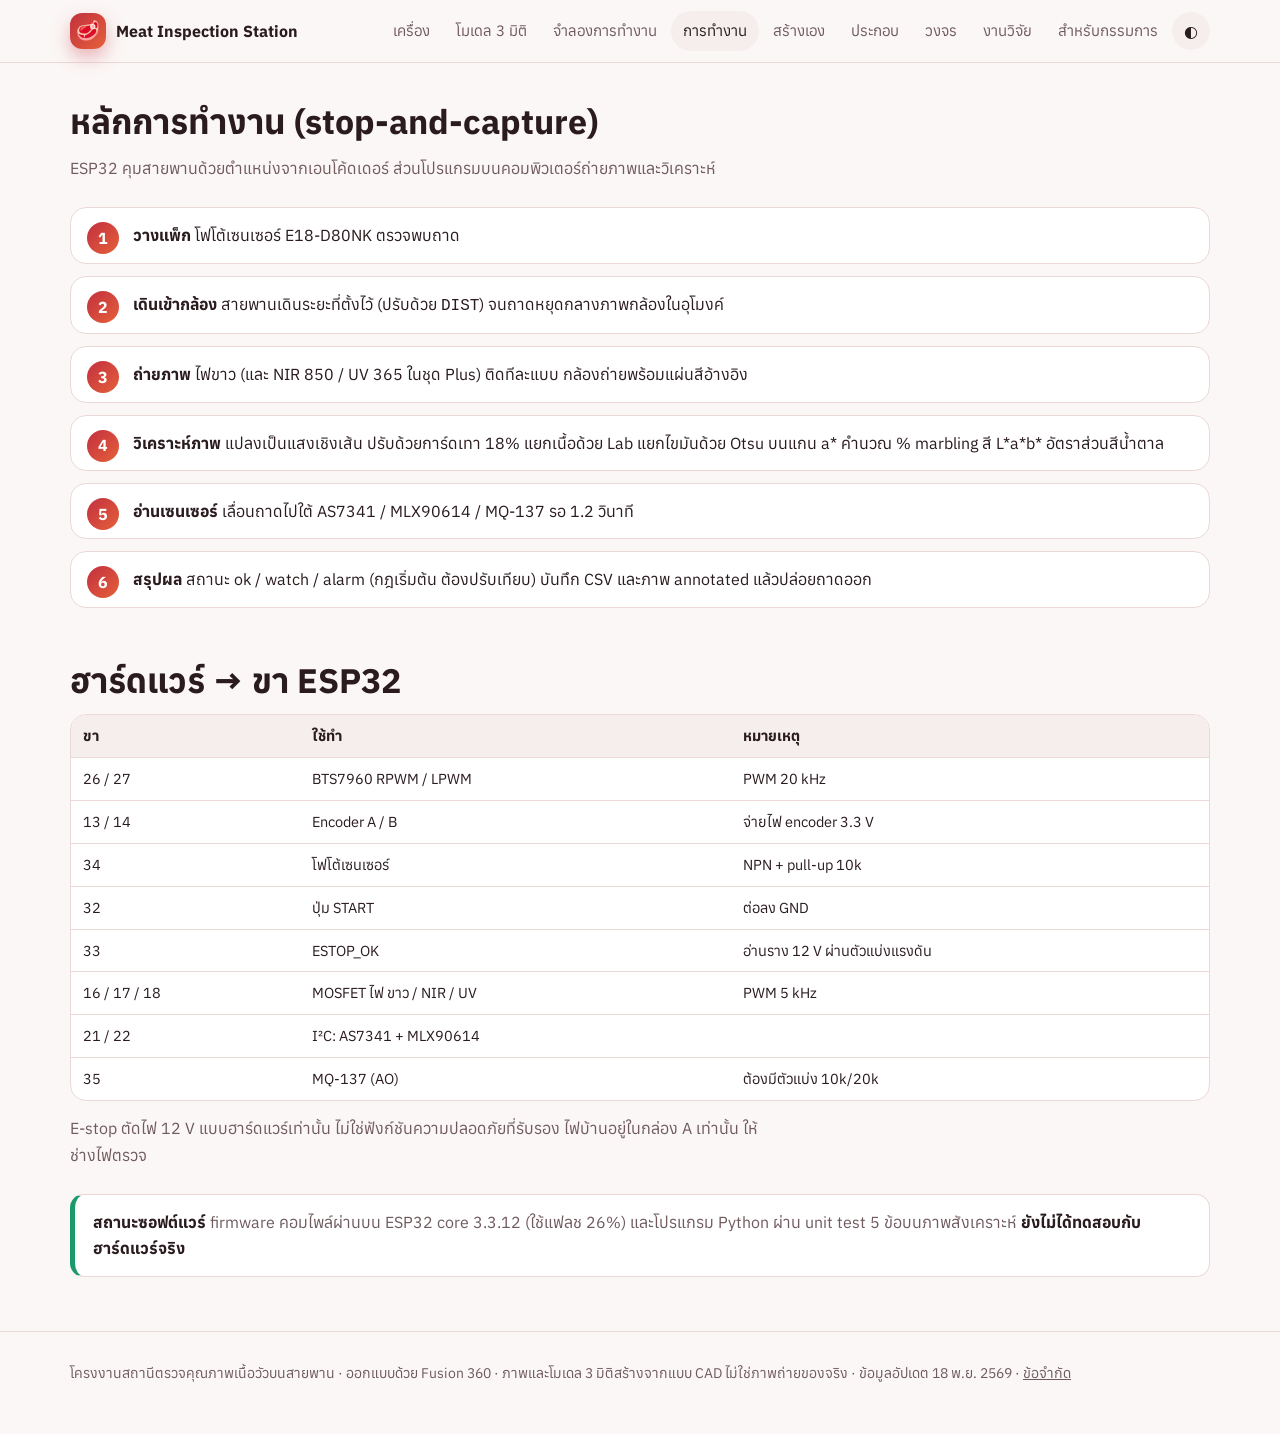
<file: how.html>
<!doctype html><html lang="th"><head><meta charset="utf-8"><meta name="viewport" content="width=device-width,initial-scale=1">
<title>หลักการทำงาน</title><meta name="description" content="หลักการทำงานของสถานีตรวจเนื้อ"><meta name="theme-color" content="#c2303f">
<link rel="preconnect" href="https://fonts.googleapis.com"><link rel="preconnect" href="https://fonts.gstatic.com" crossorigin>
<link href="https://fonts.googleapis.com/css2?family=Anuphan:wght@400;500;600;700&display=swap" rel="stylesheet">
<link rel="stylesheet" href="site.css"><script src="site.js"></script></head><body>
<nav><div class="wrap"><a class="brand" href="index.html"><span class="logo">🥩</span>Meat Inspection Station</a>
<div class="links" id="links"><a href="index.html">เครื่อง</a><a href="model.html">โมเดล 3 มิติ</a><a href="sim.html">จำลองการทำงาน</a><a href="how.html">การทำงาน</a><a href="build.html">สร้างเอง</a><a href="assembly.html">ประกอบ</a><a href="wiring.html">วงจร</a><a href="learn.html">งานวิจัย</a><a href="judges.html">สำหรับกรรมการ</a><button class="tbtn" id="tbtn" aria-label="สลับโหมดมืด">◐</button></div><button class="mbtn" id="mbtn" aria-label="เมนู">☰</button></div></nav>

<section style="padding-top:30px"><div class="wrap"><h2>หลักการทำงาน (stop-and-capture)</h2><p class="sub">ESP32 คุมสายพานด้วยตำแหน่งจากเอนโค้ดเดอร์ ส่วนโปรแกรมบนคอมพิวเตอร์ถ่ายภาพและวิเคราะห์</p>
<ol class="steps">
<li><b>วางแพ็ก</b> โฟโต้เซนเซอร์ E18-D80NK ตรวจพบถาด</li>
<li><b>เดินเข้ากล้อง</b> สายพานเดินระยะที่ตั้งไว้ (ปรับด้วย <code>DIST</code>) จนถาดหยุดกลางภาพกล้องในอุโมงค์</li>
<li><b>ถ่ายภาพ</b> ไฟขาว (และ NIR 850 / UV 365 ในชุด Plus) ติดทีละแบบ กล้องถ่ายพร้อมแผ่นสีอ้างอิง</li>
<li><b>วิเคราะห์ภาพ</b> แปลงเป็นแสงเชิงเส้น ปรับด้วยการ์ดเทา 18% แยกเนื้อด้วย Lab แยกไขมันด้วย Otsu บนแกน a* คำนวณ % marbling สี L*a*b* อัตราส่วนสีน้ำตาล</li>
<li><b>อ่านเซนเซอร์</b> เลื่อนถาดไปใต้ AS7341 / MLX90614 / MQ-137 รอ 1.2 วินาที</li>
<li><b>สรุปผล</b> สถานะ ok / watch / alarm (กฎเริ่มต้น ต้องปรับเทียบ) บันทึก CSV และภาพ annotated แล้วปล่อยถาดออก</li></ol>
<h2 style="margin-top:44px">ฮาร์ดแวร์ → ขา ESP32</h2><div class="tw"><table>
<tr><th>ขา</th><th>ใช้ทำ</th><th>หมายเหตุ</th></tr>
<tr><td>26 / 27</td><td>BTS7960 RPWM / LPWM</td><td>PWM 20 kHz</td></tr><tr><td>13 / 14</td><td>Encoder A / B</td><td>จ่ายไฟ encoder 3.3 V</td></tr>
<tr><td>34</td><td>โฟโต้เซนเซอร์</td><td>NPN + pull-up 10k</td></tr><tr><td>32</td><td>ปุ่ม START</td><td>ต่อลง GND</td></tr><tr><td>33</td><td>ESTOP_OK</td><td>อ่านราง 12 V ผ่านตัวแบ่งแรงดัน</td></tr>
<tr><td>16 / 17 / 18</td><td>MOSFET ไฟ ขาว / NIR / UV</td><td>PWM 5 kHz</td></tr><tr><td>21 / 22</td><td>I²C: AS7341 + MLX90614</td><td></td></tr><tr><td>35</td><td>MQ-137 (AO)</td><td>ต้องมีตัวแบ่ง 10k/20k</td></tr></table></div>
<p class="sub" style="margin-top:14px">E-stop ตัดไฟ 12 V แบบฮาร์ดแวร์เท่านั้น ไม่ใช่ฟังก์ชันความปลอดภัยที่รับรอง ไฟบ้านอยู่ในกล่อง A เท่านั้น ให้ช่างไฟตรวจ</p>
<div class="note ok"><b>สถานะซอฟต์แวร์</b> firmware คอมไพล์ผ่านบน ESP32 core 3.3.12 (ใช้แฟลช 26%) และโปรแกรม Python ผ่าน unit test 5 ข้อบนภาพสังเคราะห์ <b>ยังไม่ได้ทดสอบกับฮาร์ดแวร์จริง</b></div></div></section>
<footer><div class="wrap">โครงงานสถานีตรวจคุณภาพเนื้อวัวบนสายพาน · ออกแบบด้วย Fusion 360 · ภาพและโมเดล 3 มิติสร้างจากแบบ CAD ไม่ใช่ภาพถ่ายของจริง · ข้อมูลอัปเดต 18 พ.ย. 2569 · <a href="judges.html#limits" style="text-decoration:underline">ข้อจำกัด</a></div></footer></body></html>
</file>
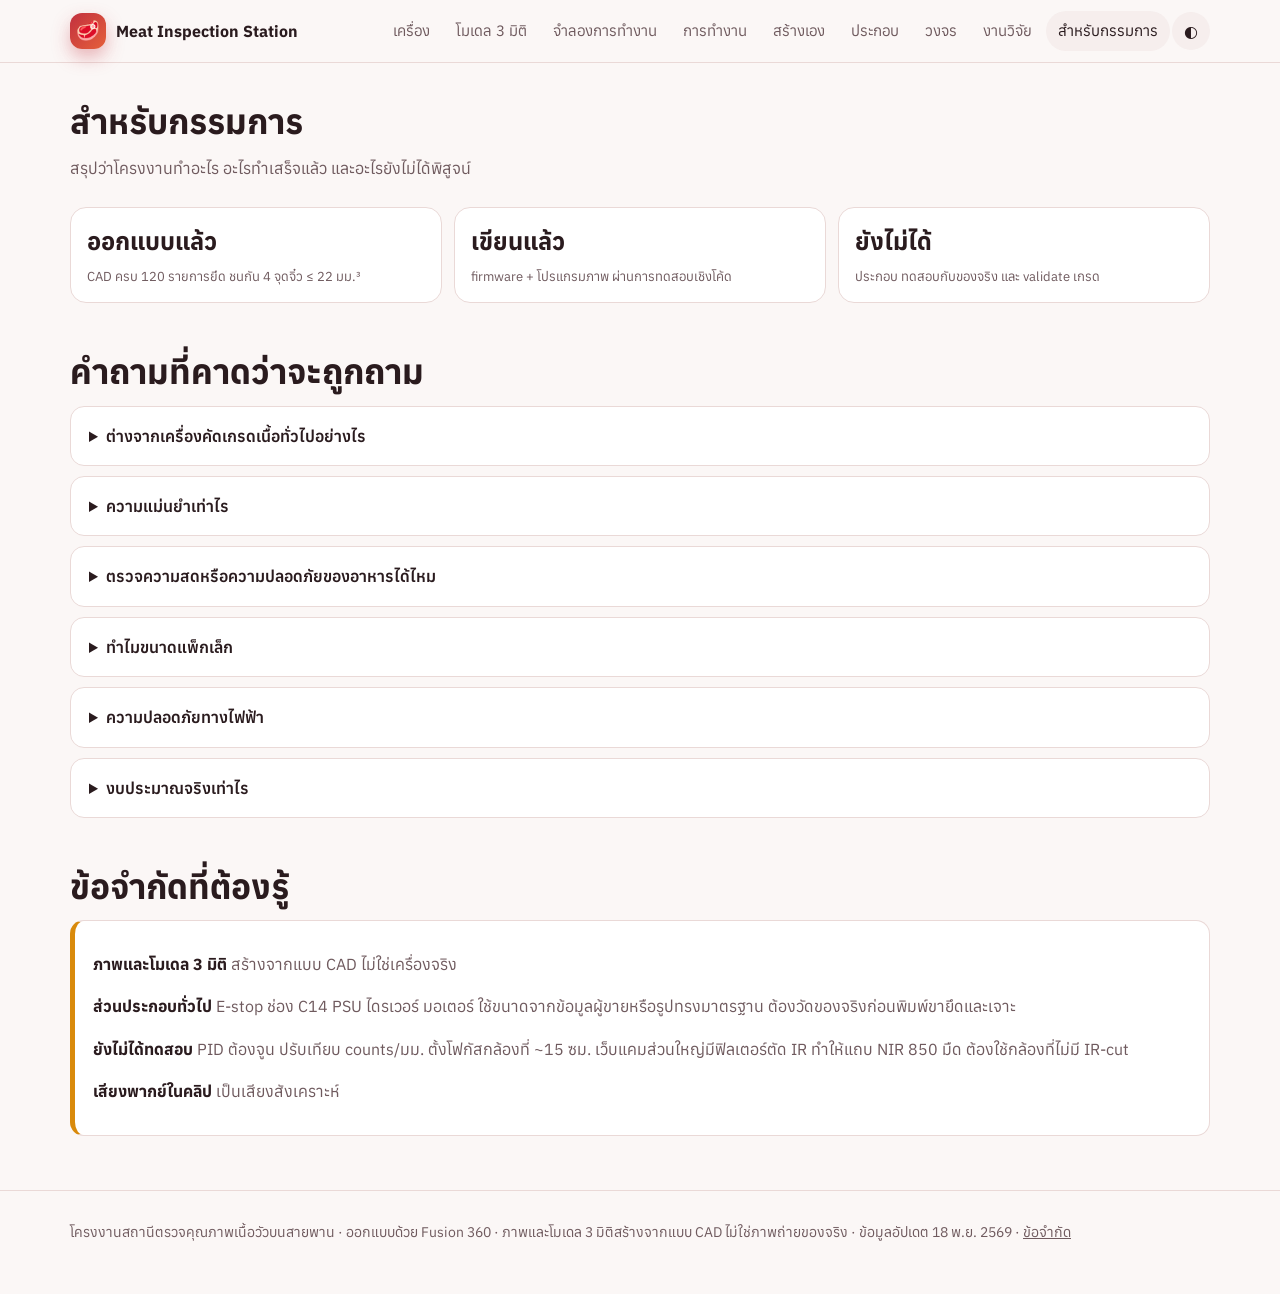
<file: judges.html>
<!doctype html><html lang="th"><head><meta charset="utf-8"><meta name="viewport" content="width=device-width,initial-scale=1">
<title>สำหรับกรรมการ</title><meta name="description" content="สรุปโครงงานสำหรับกรรมการ: สิ่งที่ทำแล้ว ความแม่นยำ และข้อจำกัด"><meta name="theme-color" content="#c2303f">
<link rel="preconnect" href="https://fonts.googleapis.com"><link rel="preconnect" href="https://fonts.gstatic.com" crossorigin>
<link href="https://fonts.googleapis.com/css2?family=Anuphan:wght@400;500;600;700&display=swap" rel="stylesheet">
<link rel="stylesheet" href="site.css"><script src="site.js"></script></head><body>
<nav><div class="wrap"><a class="brand" href="index.html"><span class="logo">🥩</span>Meat Inspection Station</a>
<div class="links" id="links"><a href="index.html">เครื่อง</a><a href="model.html">โมเดล 3 มิติ</a><a href="sim.html">จำลองการทำงาน</a><a href="how.html">การทำงาน</a><a href="build.html">สร้างเอง</a><a href="assembly.html">ประกอบ</a><a href="wiring.html">วงจร</a><a href="learn.html">งานวิจัย</a><a href="judges.html">สำหรับกรรมการ</a><button class="tbtn" id="tbtn" aria-label="สลับโหมดมืด">◐</button></div><button class="mbtn" id="mbtn" aria-label="เมนู">☰</button></div></nav>

<section style="padding-top:30px"><div class="wrap"><h2>สำหรับกรรมการ</h2><p class="sub">สรุปว่าโครงงานทำอะไร อะไรทำเสร็จแล้ว และอะไรยังไม่ได้พิสูจน์</p>
<div class="kpi"><div><b>ออกแบบแล้ว</b><span>CAD ครบ 120 รายการยึด ชนกัน 4 จุดจิ๋ว ≤ 22 มม.³</span></div><div><b>เขียนแล้ว</b><span>firmware + โปรแกรมภาพ ผ่านการทดสอบเชิงโค้ด</span></div><div><b>ยังไม่ได้</b><span>ประกอบ ทดสอบกับของจริง และ validate เกรด</span></div></div>
<h2 style="margin-top:40px">คำถามที่คาดว่าจะถูกถาม</h2>
<details><summary>ต่างจากเครื่องคัดเกรดเนื้อทั่วไปอย่างไร</summary><p>เป็นสถานีตรวจราคาประหยัดที่สร้างเองได้ (เป้า 4,500–6,000 บาท) ใช้กล้องธรรมดา ไฟหลายช่วงคลื่น และเซนเซอร์ราคาถูกร่วมกัน ไม่ได้อ้างว่าแม่นเท่าเครื่องอุตสาหกรรม</p></details>
<details><summary>ความแม่นยำเท่าไร</summary><p>ยังไม่มีตัวเลข เกณฑ์ marbling และสถานะเป็นค่าตั้งต้น (USER_UNVALIDATED) ต้องเก็บภาพเนื้อจริงอย่างน้อย 100 ถาดต่อเกรดพร้อมค่าอ้างอิงจากผู้เชี่ยวชาญก่อน การทดสอบที่ทำแล้วใช้ภาพสังเคราะห์ที่รู้ค่าจริง ซึ่งตรวจได้แค่ว่าโค้ดทำงาน</p></details>
<details><summary>ตรวจความสดหรือความปลอดภัยของอาหารได้ไหม</summary><p>ไม่รับรอง เครื่องรายงานสัญญาณช่วยคัดกรอง (สี อุณหภูมิผิว ก๊าซ ฟิล์มสี) งานวิจัยชี้ว่าการทำนาย pH จากภาพทำได้ไม่ดี จึงไม่รายงาน pH</p></details>
<details><summary>ทำไมขนาดแพ็กเล็ก</summary><p>มุมมองกล้อง 16:9 ตามแนวสายพานราว 74 มม. ชิ้นเนื้อควรไม่เกิน ~65 มม. ถ้าใหญ่กว่า โปรแกรมจะติดธง clipped_by_frame</p></details>
<details><summary>ความปลอดภัยทางไฟฟ้า</summary><p>ไฟบ้านเข้าทางช่อง C14 ที่มีฟิวส์และสวิตช์ อยู่ในกล่อง A เท่านั้น ส่วนอื่นเป็น 12 V และ 5 V ต้องให้ช่างไฟตรวจงานเดินสาย E-stop เป็นการตัดไฟฮาร์ดแวร์ ไม่ใช่ระบบความปลอดภัยที่รับรอง</p></details>
<details><summary>งบประมาณจริงเท่าไร</summary><p>ที่สั่งจริงรวมประมาณ 6,400–6,700 บาท (รวมเซนเซอร์ Plus ≈ 1,100 บาท) ไม่รวมค่าสายพานสั่งทำและค่าตัดเลเซอร์ที่ยังไม่ทราบราคาจริง เป็นราคาในตะกร้า ไม่ใช่ใบเสร็จ ดูหน้า "สร้างเอง"</p></details>
<h2 id="limits" style="margin-top:40px">ข้อจำกัดที่ต้องรู้</h2>
<div class="note"><p><b>ภาพและโมเดล 3 มิติ</b> สร้างจากแบบ CAD ไม่ใช่เครื่องจริง</p><p><b>ส่วนประกอบทั่วไป</b> E-stop ช่อง C14 PSU ไดรเวอร์ มอเตอร์ ใช้ขนาดจากข้อมูลผู้ขายหรือรูปทรงมาตรฐาน ต้องวัดของจริงก่อนพิมพ์ขายึดและเจาะ</p><p><b>ยังไม่ได้ทดสอบ</b> PID ต้องจูน ปรับเทียบ counts/มม. ตั้งโฟกัสกล้องที่ ~15 ซม. เว็บแคมส่วนใหญ่มีฟิลเตอร์ตัด IR ทำให้แถบ NIR 850 มืด ต้องใช้กล้องที่ไม่มี IR-cut</p><p><b>เสียงพากย์ในคลิป</b> เป็นเสียงสังเคราะห์</p></div>
</div></section>
<footer><div class="wrap">โครงงานสถานีตรวจคุณภาพเนื้อวัวบนสายพาน · ออกแบบด้วย Fusion 360 · ภาพและโมเดล 3 มิติสร้างจากแบบ CAD ไม่ใช่ภาพถ่ายของจริง · ข้อมูลอัปเดต 18 พ.ย. 2569 · <a href="judges.html#limits" style="text-decoration:underline">ข้อจำกัด</a></div></footer></body></html>
</file>
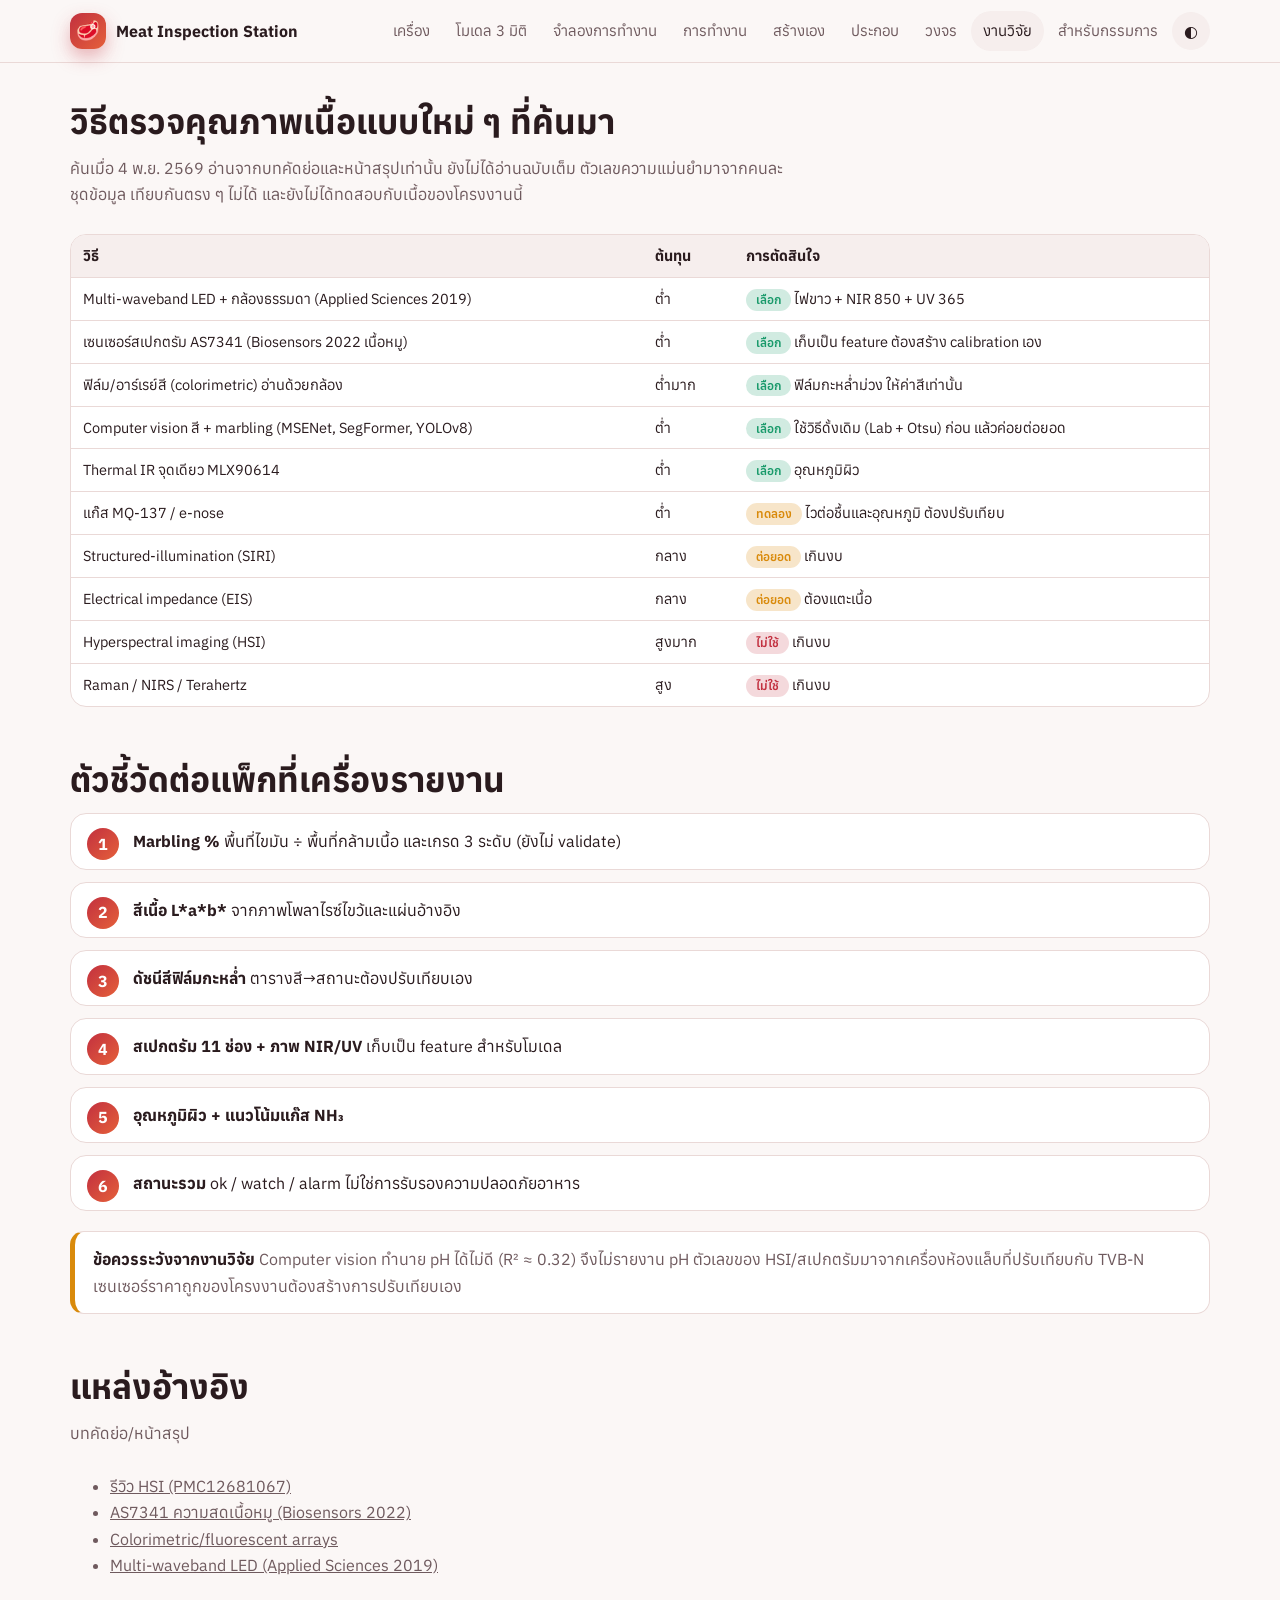
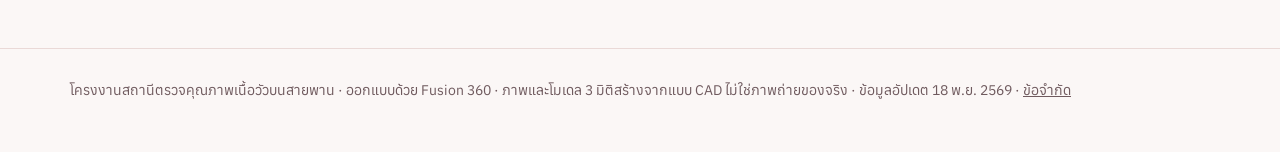
<file: learn.html>
<!doctype html><html lang="th"><head><meta charset="utf-8"><meta name="viewport" content="width=device-width,initial-scale=1">
<title>งานวิจัยที่ใช้ — ตรวจคุณภาพเนื้อ</title><meta name="description" content="งานวิจัยวิธีตรวจคุณภาพเนื้อแบบใหม่ที่ใช้กับโครงงาน"><meta name="theme-color" content="#c2303f">
<link rel="preconnect" href="https://fonts.googleapis.com"><link rel="preconnect" href="https://fonts.gstatic.com" crossorigin>
<link href="https://fonts.googleapis.com/css2?family=Anuphan:wght@400;500;600;700&display=swap" rel="stylesheet">
<link rel="stylesheet" href="site.css"><script src="site.js"></script></head><body>
<nav><div class="wrap"><a class="brand" href="index.html"><span class="logo">🥩</span>Meat Inspection Station</a>
<div class="links" id="links"><a href="index.html">เครื่อง</a><a href="model.html">โมเดล 3 มิติ</a><a href="sim.html">จำลองการทำงาน</a><a href="how.html">การทำงาน</a><a href="build.html">สร้างเอง</a><a href="assembly.html">ประกอบ</a><a href="wiring.html">วงจร</a><a href="learn.html">งานวิจัย</a><a href="judges.html">สำหรับกรรมการ</a><button class="tbtn" id="tbtn" aria-label="สลับโหมดมืด">◐</button></div><button class="mbtn" id="mbtn" aria-label="เมนู">☰</button></div></nav>

<section style="padding-top:30px"><div class="wrap"><h2>วิธีตรวจคุณภาพเนื้อแบบใหม่ ๆ ที่ค้นมา</h2><p class="sub">ค้นเมื่อ 4 พ.ย. 2569 อ่านจากบทคัดย่อและหน้าสรุปเท่านั้น ยังไม่ได้อ่านฉบับเต็ม ตัวเลขความแม่นยำมาจากคนละชุดข้อมูล เทียบกันตรง ๆ ไม่ได้ และยังไม่ได้ทดสอบกับเนื้อของโครงงานนี้</p>
<div class="tw"><table><tr><th>วิธี</th><th>ต้นทุน</th><th>การตัดสินใจ</th></tr>
<tr><td>Multi-waveband LED + กล้องธรรมดา (Applied Sciences 2019)</td><td>ต่ำ</td><td><span class="pill g">เลือก</span> ไฟขาว + NIR 850 + UV 365</td></tr>
<tr><td>เซนเซอร์สเปกตรัม AS7341 (Biosensors 2022 เนื้อหมู)</td><td>ต่ำ</td><td><span class="pill g">เลือก</span> เก็บเป็น feature ต้องสร้าง calibration เอง</td></tr>
<tr><td>ฟิล์ม/อาร์เรย์สี (colorimetric) อ่านด้วยกล้อง</td><td>ต่ำมาก</td><td><span class="pill g">เลือก</span> ฟิล์มกะหล่ำม่วง ให้ค่าสีเท่านั้น</td></tr>
<tr><td>Computer vision สี + marbling (MSENet, SegFormer, YOLOv8)</td><td>ต่ำ</td><td><span class="pill g">เลือก</span> ใช้วิธีดั้งเดิม (Lab + Otsu) ก่อน แล้วค่อยต่อยอด</td></tr>
<tr><td>Thermal IR จุดเดียว MLX90614</td><td>ต่ำ</td><td><span class="pill g">เลือก</span> อุณหภูมิผิว</td></tr>
<tr><td>แก๊ส MQ-137 / e-nose</td><td>ต่ำ</td><td><span class="pill y">ทดลอง</span> ไวต่อชื้นและอุณหภูมิ ต้องปรับเทียบ</td></tr>
<tr><td>Structured-illumination (SIRI)</td><td>กลาง</td><td><span class="pill y">ต่อยอด</span> เกินงบ</td></tr>
<tr><td>Electrical impedance (EIS)</td><td>กลาง</td><td><span class="pill y">ต่อยอด</span> ต้องแตะเนื้อ</td></tr>
<tr><td>Hyperspectral imaging (HSI)</td><td>สูงมาก</td><td><span class="pill r">ไม่ใช้</span> เกินงบ</td></tr>
<tr><td>Raman / NIRS / Terahertz</td><td>สูง</td><td><span class="pill r">ไม่ใช้</span> เกินงบ</td></tr></table></div>
<h2 style="margin-top:44px">ตัวชี้วัดต่อแพ็กที่เครื่องรายงาน</h2><ol class="steps"><li><b>Marbling %</b> พื้นที่ไขมัน ÷ พื้นที่กล้ามเนื้อ และเกรด 3 ระดับ (ยังไม่ validate)</li><li><b>สีเนื้อ L*a*b*</b> จากภาพโพลาไรซ์ไขว้และแผ่นอ้างอิง</li><li><b>ดัชนีสีฟิล์มกะหล่ำ</b> ตารางสี→สถานะต้องปรับเทียบเอง</li><li><b>สเปกตรัม 11 ช่อง + ภาพ NIR/UV</b> เก็บเป็น feature สำหรับโมเดล</li><li><b>อุณหภูมิผิว + แนวโน้มแก๊ส NH₃</b></li><li><b>สถานะรวม</b> ok / watch / alarm ไม่ใช่การรับรองความปลอดภัยอาหาร</li></ol>
<div class="note" style="margin-top:20px"><b>ข้อควรระวังจากงานวิจัย</b> Computer vision ทำนาย pH ได้ไม่ดี (R² ≈ 0.32) จึงไม่รายงาน pH ตัวเลขของ HSI/สเปกตรัมมาจากเครื่องห้องแล็บที่ปรับเทียบกับ TVB-N เซนเซอร์ราคาถูกของโครงงานต้องสร้างการปรับเทียบเอง</div>
<h2 style="margin-top:44px">แหล่งอ้างอิง</h2><p class="sub">บทคัดย่อ/หน้าสรุป</p><ul style="color:var(--muted)">
<li><a style="text-decoration:underline" href="https://pmc.ncbi.nlm.nih.gov/articles/PMC12681067/" target="_blank" rel="noopener">รีวิว HSI (PMC12681067)</a></li>
<li><a style="text-decoration:underline" href="https://www.ncbi.nlm.nih.gov/pmc/articles/PMC9688451/" target="_blank" rel="noopener">AS7341 ความสดเนื้อหมู (Biosensors 2022)</a></li>
<li><a style="text-decoration:underline" href="https://www.ncbi.nlm.nih.gov/pmc/articles/PMC11731488/" target="_blank" rel="noopener">Colorimetric/fluorescent arrays</a></li>
<li><a style="text-decoration:underline" href="https://agris.fao.org/search/zh/records/64747d4b2d3f560f80afa255" target="_blank" rel="noopener">Multi-waveband LED (Applied Sciences 2019)</a></li></ul>
</div></section>
<footer><div class="wrap">โครงงานสถานีตรวจคุณภาพเนื้อวัวบนสายพาน · ออกแบบด้วย Fusion 360 · ภาพและโมเดล 3 มิติสร้างจากแบบ CAD ไม่ใช่ภาพถ่ายของจริง · ข้อมูลอัปเดต 18 พ.ย. 2569 · <a href="judges.html#limits" style="text-decoration:underline">ข้อจำกัด</a></div></footer></body></html>
</file>
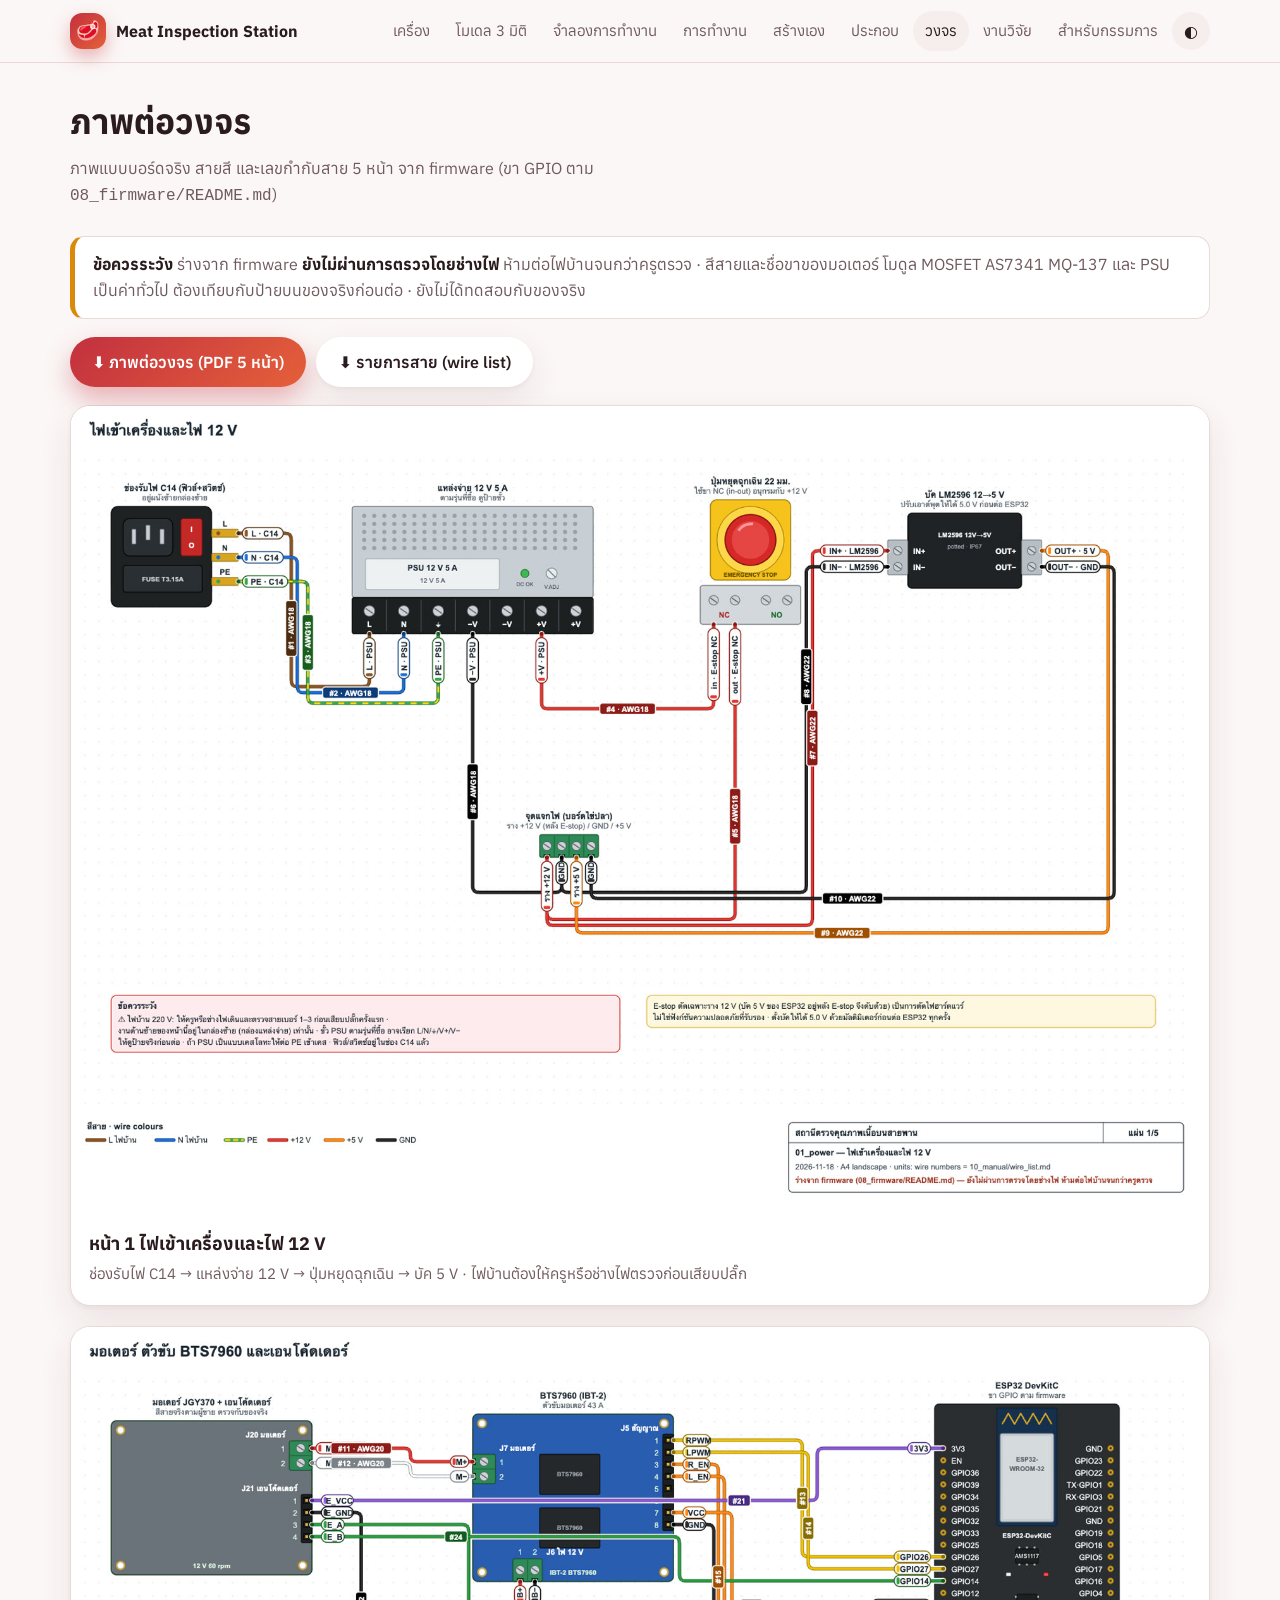
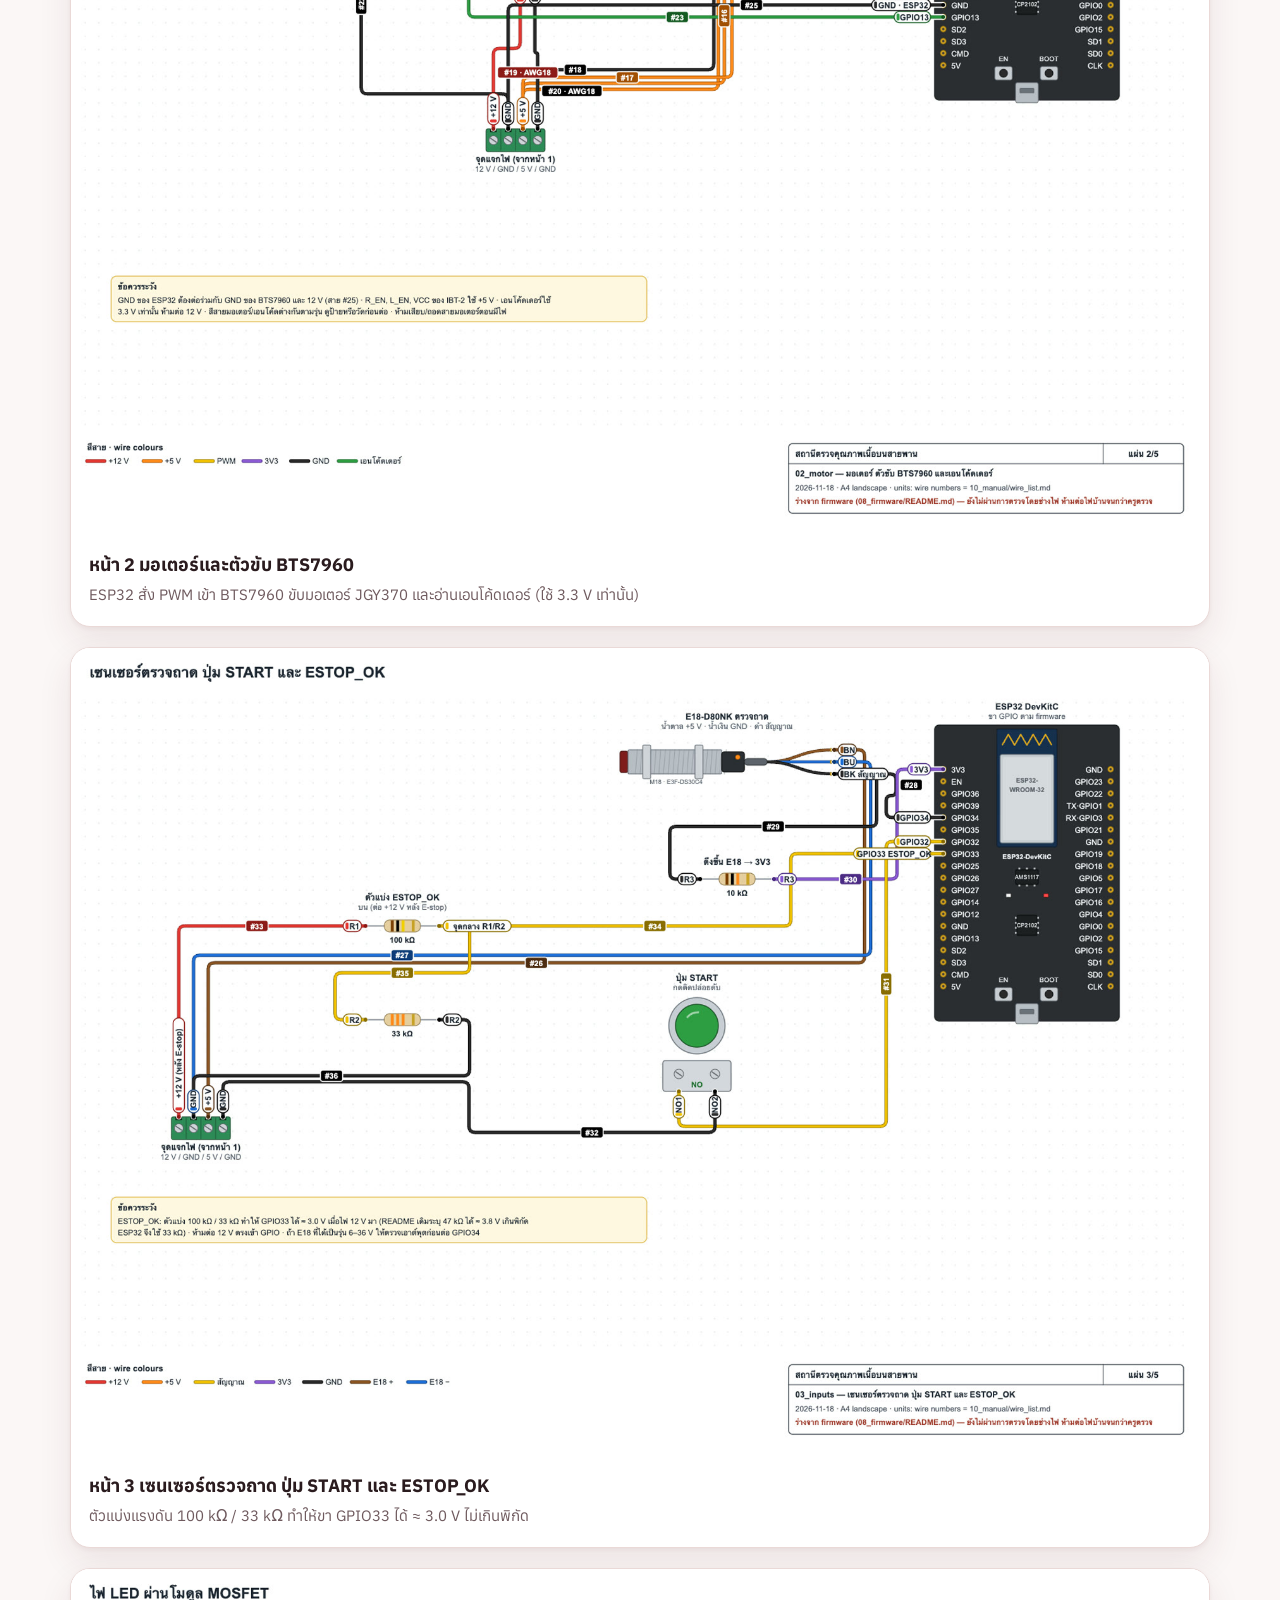
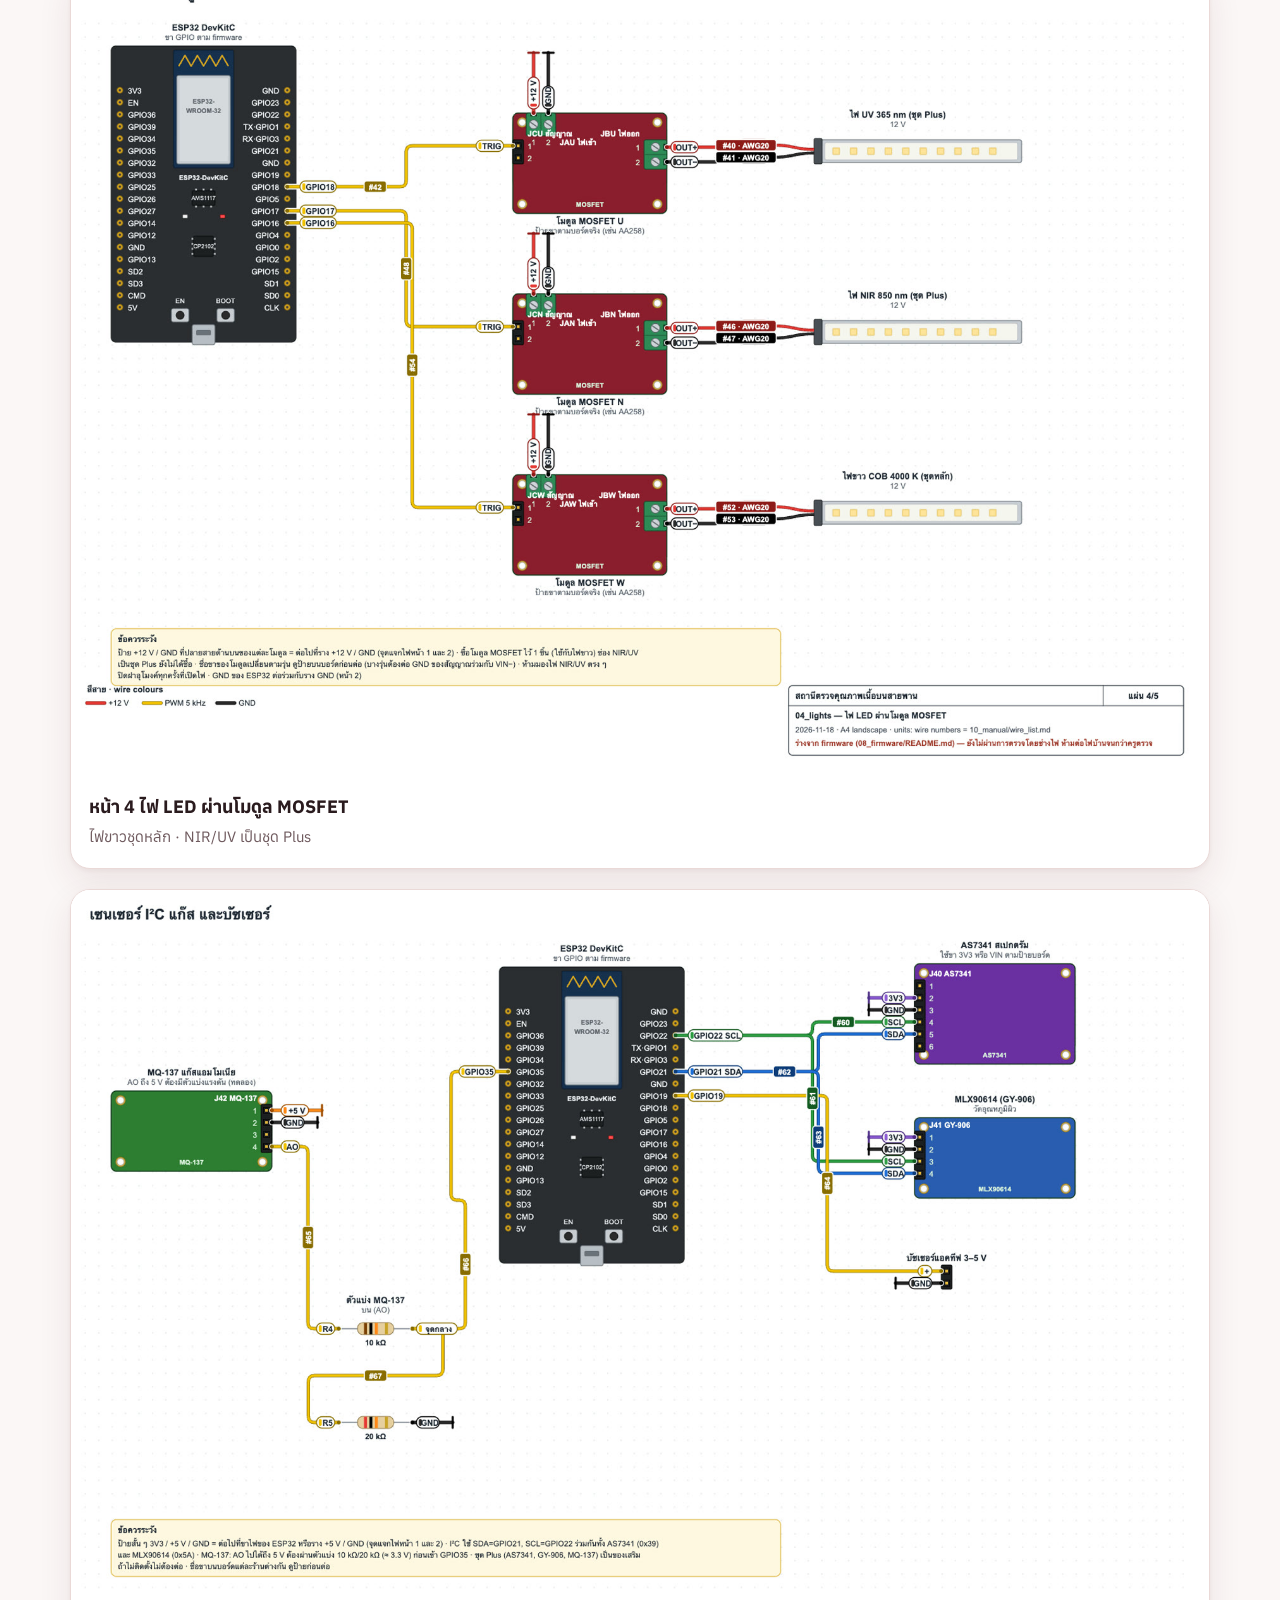
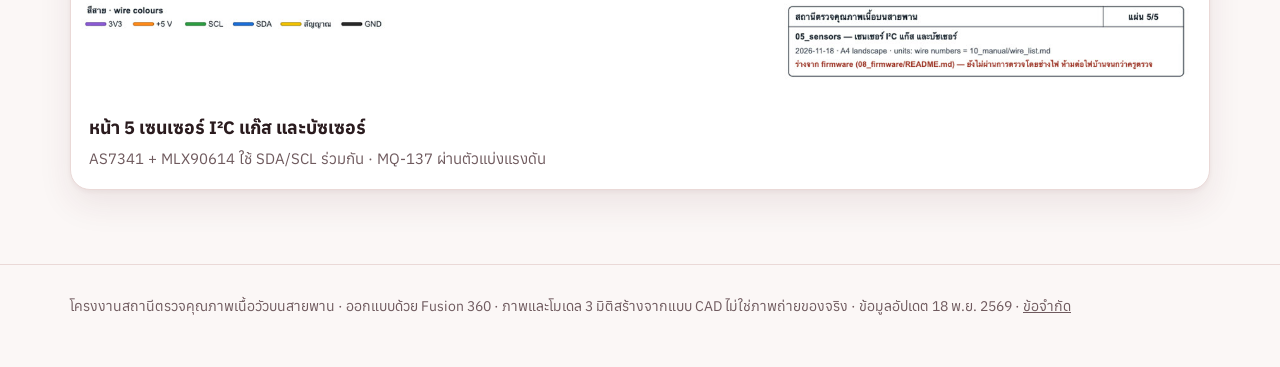
<file: wiring.html>
<!doctype html><html lang="th"><head><meta charset="utf-8"><meta name="viewport" content="width=device-width,initial-scale=1">
<title>ภาพต่อวงจร — สถานีตรวจเนื้อ</title><meta name="description" content="ภาพต่อวงจรสถานีตรวจคุณภาพเนื้อ 5 หน้า พร้อมรายการสาย"><meta name="theme-color" content="#c2303f">
<link rel="preconnect" href="https://fonts.googleapis.com"><link rel="preconnect" href="https://fonts.gstatic.com" crossorigin>
<link href="https://fonts.googleapis.com/css2?family=Anuphan:wght@400;500;600;700&display=swap" rel="stylesheet">
<link rel="stylesheet" href="site.css"><script src="site.js"></script></head><body>
<nav><div class="wrap"><a class="brand" href="index.html"><span class="logo">🥩</span>Meat Inspection Station</a>
<div class="links" id="links"><a href="index.html">เครื่อง</a><a href="model.html">โมเดล 3 มิติ</a><a href="sim.html">จำลองการทำงาน</a><a href="how.html">การทำงาน</a><a href="build.html">สร้างเอง</a><a href="assembly.html">ประกอบ</a><a href="wiring.html">วงจร</a><a href="learn.html">งานวิจัย</a><a href="judges.html">สำหรับกรรมการ</a><button class="tbtn" id="tbtn" aria-label="สลับโหมดมืด">◐</button></div><button class="mbtn" id="mbtn" aria-label="เมนู">☰</button></div></nav>

<section style="padding-top:30px"><div class="wrap"><h2>ภาพต่อวงจร</h2>
<p class="sub">ภาพแบบบอร์ดจริง สายสี และเลขกำกับสาย 5 หน้า จาก firmware (ขา GPIO ตาม <code>08_firmware/README.md</code>)</p>
<div class="note" style="margin-bottom:18px"><b>ข้อควรระวัง</b> ร่างจาก firmware <b>ยังไม่ผ่านการตรวจโดยช่างไฟ</b> ห้ามต่อไฟบ้านจนกว่าครูตรวจ · สีสายและชื่อขาของมอเตอร์ โมดูล MOSFET AS7341 MQ-137 และ PSU เป็นค่าทั่วไป ต้องเทียบกับป้ายบนของจริงก่อนต่อ · ยังไม่ได้ทดสอบกับของจริง</div>
<div class="row" style="margin-bottom:18px"><a class="btn go" href="downloads/wiring_diagrams.pdf">⬇ ภาพต่อวงจร (PDF 5 หน้า)</a><a class="btn ghost" href="downloads/wire_list.md">⬇ รายการสาย (wire list)</a></div>
<div class="card" style="margin:0 0 20px"><a href="img/wiring/01_power.jpg"><img src="img/wiring/01_power.jpg" alt="หน้า 1 ไฟเข้าเครื่องและไฟ 12 V" loading="lazy" style="width:100%;height:auto;max-height:none;object-fit:contain;aspect-ratio:auto"></a><div class="b"><h3>หน้า 1 ไฟเข้าเครื่องและไฟ 12 V</h3><p>ช่องรับไฟ C14 → แหล่งจ่าย 12 V → ปุ่มหยุดฉุกเฉิน → บัค 5 V · ไฟบ้านต้องให้ครูหรือช่างไฟตรวจก่อนเสียบปลั๊ก</p></div></div><div class="card" style="margin:0 0 20px"><a href="img/wiring/02_motor.jpg"><img src="img/wiring/02_motor.jpg" alt="หน้า 2 มอเตอร์และตัวขับ BTS7960" loading="lazy" style="width:100%;height:auto;max-height:none;object-fit:contain;aspect-ratio:auto"></a><div class="b"><h3>หน้า 2 มอเตอร์และตัวขับ BTS7960</h3><p>ESP32 สั่ง PWM เข้า BTS7960 ขับมอเตอร์ JGY370 และอ่านเอนโค้ดเดอร์ (ใช้ 3.3 V เท่านั้น)</p></div></div><div class="card" style="margin:0 0 20px"><a href="img/wiring/03_inputs.jpg"><img src="img/wiring/03_inputs.jpg" alt="หน้า 3 เซนเซอร์ตรวจถาด ปุ่ม START และ ESTOP_OK" loading="lazy" style="width:100%;height:auto;max-height:none;object-fit:contain;aspect-ratio:auto"></a><div class="b"><h3>หน้า 3 เซนเซอร์ตรวจถาด ปุ่ม START และ ESTOP_OK</h3><p>ตัวแบ่งแรงดัน 100 kΩ / 33 kΩ ทำให้ขา GPIO33 ได้ ≈ 3.0 V ไม่เกินพิกัด</p></div></div><div class="card" style="margin:0 0 20px"><a href="img/wiring/04_lights.jpg"><img src="img/wiring/04_lights.jpg" alt="หน้า 4 ไฟ LED ผ่านโมดูล MOSFET" loading="lazy" style="width:100%;height:auto;max-height:none;object-fit:contain;aspect-ratio:auto"></a><div class="b"><h3>หน้า 4 ไฟ LED ผ่านโมดูล MOSFET</h3><p>ไฟขาวชุดหลัก · NIR/UV เป็นชุด Plus</p></div></div><div class="card" style="margin:0 0 20px"><a href="img/wiring/05_sensors.jpg"><img src="img/wiring/05_sensors.jpg" alt="หน้า 5 เซนเซอร์ I²C แก๊ส และบัซเซอร์" loading="lazy" style="width:100%;height:auto;max-height:none;object-fit:contain;aspect-ratio:auto"></a><div class="b"><h3>หน้า 5 เซนเซอร์ I²C แก๊ส และบัซเซอร์</h3><p>AS7341 + MLX90614 ใช้ SDA/SCL ร่วมกัน · MQ-137 ผ่านตัวแบ่งแรงดัน</p></div></div></div></section>
<footer><div class="wrap">โครงงานสถานีตรวจคุณภาพเนื้อวัวบนสายพาน · ออกแบบด้วย Fusion 360 · ภาพและโมเดล 3 มิติสร้างจากแบบ CAD ไม่ใช่ภาพถ่ายของจริง · ข้อมูลอัปเดต 18 พ.ย. 2569 · <a href="judges.html#limits" style="text-decoration:underline">ข้อจำกัด</a></div></footer></body></html>
</file>
<file: site.css>
:root{--bg:#fbf7f6;--panel:#fff;--panel2:#f6eeed;--line:#ead9d7;--text:#2a1b1e;--muted:#6f5a5e;--accent:#c2303f;--accent2:#e5603a;--sky:#3b6fd4;--ok:#1a9a6b;--warn:#d98a0b;--shadow:0 2px 4px rgba(90,30,40,.05),0 14px 34px rgba(90,30,40,.09);--spring:cubic-bezier(.34,1.56,.64,1);--r:24px}
@media(prefers-color-scheme:dark){:root:not([data-theme=light]){--bg:#171012;--panel:#211619;--panel2:#2c1e22;--line:#3a2a2f;--text:#f6ecee;--muted:#b9a2a7;--accent:#ff6b78;--accent2:#ff9363;--sky:#8fb0ff;--shadow:0 1px 2px rgba(0,0,0,.4)}}
:root[data-theme=dark]{--bg:#171012;--panel:#211619;--panel2:#2c1e22;--line:#3a2a2f;--text:#f6ecee;--muted:#b9a2a7;--accent:#ff6b78;--accent2:#ff9363;--sky:#8fb0ff;--shadow:0 1px 2px rgba(0,0,0,.4)}
*{box-sizing:border-box}html{scroll-behavior:smooth}
body{margin:0;background:var(--bg);color:var(--text);font:16px/1.65 "Anuphan","Sarabun","Noto Sans Thai",system-ui,sans-serif;-webkit-font-smoothing:antialiased;overflow-x:hidden}
a{color:inherit;text-decoration:none}.wrap{max-width:1180px;margin:0 auto;padding:0 20px}
nav{position:sticky;top:0;z-index:30;backdrop-filter:blur(14px);background:color-mix(in srgb,var(--bg) 84%,transparent);border-bottom:1px solid var(--line)}
nav .wrap{display:flex;align-items:center;gap:14px;height:62px}
.brand{display:flex;align-items:center;gap:10px;font-weight:700;white-space:nowrap}
.logo{width:36px;height:36px;border-radius:12px;display:grid;place-items:center;font-size:19px;background:linear-gradient(135deg,var(--accent),var(--accent2));box-shadow:0 8px 18px color-mix(in srgb,var(--accent) 35%,transparent)}
.links{display:flex;gap:2px;margin-left:auto;align-items:center}
.links a{padding:8px 12px;border-radius:999px;color:var(--muted);font-size:15px;white-space:nowrap}.links a:hover,.links a.cur{background:var(--panel2);color:var(--text)}
.tbtn{border:0;cursor:pointer;font:inherit;width:38px;height:38px;border-radius:50%;background:var(--panel2);color:var(--text)}
.mbtn{display:none;border:0;cursor:pointer;font-size:20px;width:38px;height:38px;border-radius:50%;background:var(--panel2);color:var(--text);margin-left:auto}
@media(max-width:860px){.links{display:none;position:fixed;left:0;right:0;top:62px;flex-direction:column;align-items:stretch;background:var(--bg);padding:10px 16px 18px;border-bottom:1px solid var(--line)}.links.open{display:flex}.mbtn{display:block}}
.btn{display:inline-flex;align-items:center;gap:8px;border:0;cursor:pointer;font:inherit;font-weight:600;padding:12px 22px;border-radius:999px;transition:transform .35s var(--spring)}.btn:hover{transform:translateY(-3px)}
.btn.go{color:#fff;background:linear-gradient(135deg,var(--accent),var(--accent2));box-shadow:0 12px 26px color-mix(in srgb,var(--accent) 36%,transparent)}.btn.ghost{background:var(--panel);box-shadow:var(--shadow)}
.hero{position:relative;padding:40px 0 20px}.hero::before{content:"";position:absolute;inset:-100px -10% auto;height:700px;z-index:-1;background:radial-gradient(560px 360px at 78% 40%,color-mix(in srgb,var(--accent) 20%,transparent),transparent 70%),radial-gradient(480px 320px at 8% 10%,color-mix(in srgb,var(--sky) 14%,transparent),transparent 70%)}
.hero .wrap{display:grid;grid-template-columns:1fr 1.15fr;gap:24px;align-items:center}@media(max-width:900px){.hero .wrap{grid-template-columns:1fr}}
.kick{display:inline-block;padding:4px 12px;border-radius:99px;background:var(--panel);box-shadow:var(--shadow);font-size:13px;color:var(--muted);margin-bottom:12px}
h1{font-size:clamp(30px,5vw,52px);line-height:1.15;margin:0 0 14px;letter-spacing:-.01em}.lead{color:var(--muted);font-size:18px;margin:0 0 22px}
.row{display:flex;flex-wrap:wrap;gap:10px}.chips{display:flex;flex-wrap:wrap;gap:8px;margin-top:18px}.chip{background:var(--panel);border:1px solid var(--line);padding:4px 12px;border-radius:99px;font-size:14px;color:var(--muted)}
.v3d{position:relative;width:100%;aspect-ratio:4/3;border-radius:var(--r);background:var(--panel);box-shadow:var(--shadow);overflow:hidden;touch-action:pan-y}.v3d.tall{aspect-ratio:16/10}.v3d canvas{display:block;width:100%;height:100%}
.v3d .ld{position:absolute;inset:0;display:grid;place-items:center;color:var(--muted);font-size:14px}.v3d .hint{position:absolute;left:12px;bottom:10px;font-size:12px;color:var(--muted);background:color-mix(in srgb,var(--panel) 80%,transparent);padding:2px 10px;border-radius:99px}
section{padding:54px 0}section.alt{background:var(--panel2)}h2{font-size:clamp(24px,3.4vw,34px);margin:0 0 6px}.sub{color:var(--muted);margin:0 0 26px;max-width:720px}
.grid{display:grid;gap:16px;grid-template-columns:repeat(auto-fit,minmax(260px,1fr))}
.card{background:var(--panel);border:1px solid var(--line);border-radius:20px;overflow:hidden;box-shadow:var(--shadow)}.card img{width:100%;aspect-ratio:4/3;object-fit:cover;display:block;background:#fff}.card .b{padding:14px 18px 18px}.card h3{margin:0 0 4px;font-size:18px}.card p{margin:0;color:var(--muted);font-size:15px}
.feat{padding:20px}.feat .ic{font-size:28px;margin-bottom:6px}.feat h3{margin:0 0 4px;font-size:18px}.feat p{margin:0;color:var(--muted);font-size:15px}
.steps{display:grid;gap:12px;padding:0;margin:0;list-style:none;counter-reset:s}.steps li{counter-increment:s;background:var(--panel);border:1px solid var(--line);border-radius:16px;padding:14px 18px 14px 62px;position:relative}.steps li::before{content:counter(s);position:absolute;left:16px;top:14px;width:32px;height:32px;border-radius:50%;background:linear-gradient(135deg,var(--accent),var(--accent2));color:#fff;display:grid;place-items:center;font-weight:700}
.tw{overflow-x:auto;border:1px solid var(--line);border-radius:16px;background:var(--panel)}table{width:100%;border-collapse:collapse;font-size:14.5px}td,th{padding:9px 12px;border-bottom:1px solid var(--line);text-align:left;vertical-align:top}th{background:var(--panel2);position:sticky;top:0;white-space:nowrap}tr:last-child td{border-bottom:0}
.note{background:var(--panel);border:1px solid var(--line);border-left:5px solid var(--warn);border-radius:14px;padding:14px 18px;color:var(--muted)}.note b{color:var(--text)}.note.ok{border-left-color:var(--ok)}
.pill{display:inline-block;padding:1px 10px;border-radius:99px;font-size:12px;font-weight:600;background:var(--panel2)}.pill.g{background:color-mix(in srgb,var(--ok) 20%,transparent);color:var(--ok)}.pill.y{background:color-mix(in srgb,var(--warn) 22%,transparent);color:var(--warn)}.pill.r{background:color-mix(in srgb,var(--accent) 18%,transparent);color:var(--accent)}
.split{display:grid;grid-template-columns:260px 1fr;gap:18px}@media(max-width:820px){.split{grid-template-columns:1fr}}
.mods{background:var(--panel);border:1px solid var(--line);border-radius:18px;padding:10px}.mods label{display:flex;align-items:center;gap:10px;padding:9px 10px;border-radius:10px;cursor:pointer;font-size:15px}.mods label:hover{background:var(--panel2)}.mods input{accent-color:var(--accent);width:18px;height:18px}.mods small{color:var(--muted);margin-left:auto}
video{width:100%;max-width:320px;border-radius:18px;border:1px solid var(--line);background:#000}
.vid{display:grid;grid-template-columns:320px 1fr;gap:26px;align-items:center}@media(max-width:760px){.vid{grid-template-columns:1fr}}
.dl{display:grid;gap:12px;grid-template-columns:repeat(auto-fit,minmax(240px,1fr))}.dl a{display:block;background:var(--panel);border:1px solid var(--line);border-radius:16px;padding:14px 18px;box-shadow:var(--shadow);transition:transform .3s var(--spring)}.dl a:hover{transform:translateY(-3px)}.dl b{display:block}.dl span{color:var(--muted);font-size:13px}
details{background:var(--panel);border:1px solid var(--line);border-radius:14px;padding:4px 18px;margin-bottom:10px}summary{cursor:pointer;font-weight:600;padding:12px 0}details p{margin:0 0 12px;color:var(--muted)}
footer{padding:30px 0 50px;color:var(--muted);font-size:14px;border-top:1px solid var(--line)}
.kpi{display:grid;gap:12px;grid-template-columns:repeat(auto-fit,minmax(170px,1fr))}.kpi div{background:var(--panel);border:1px solid var(--line);border-radius:16px;padding:14px 16px}.kpi b{font-size:24px;display:block}.kpi span{color:var(--muted);font-size:13px}
</file>
